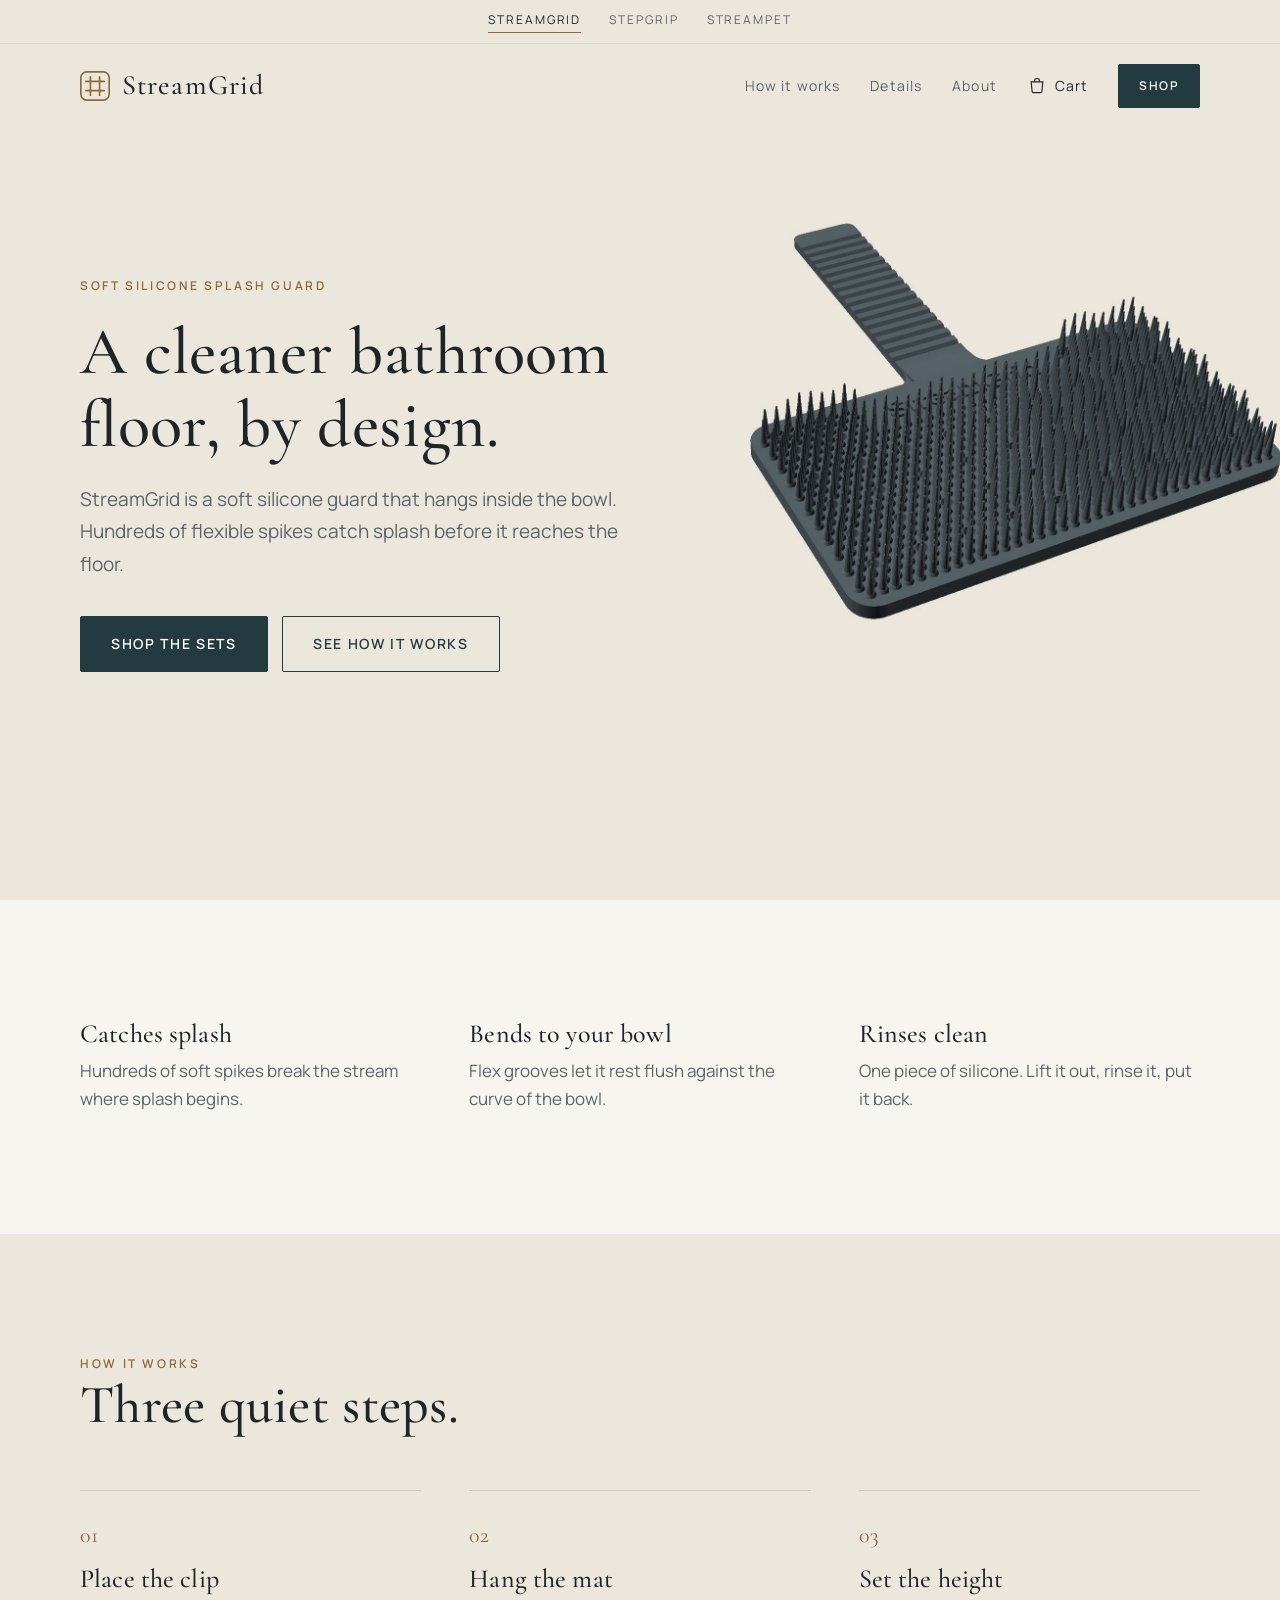
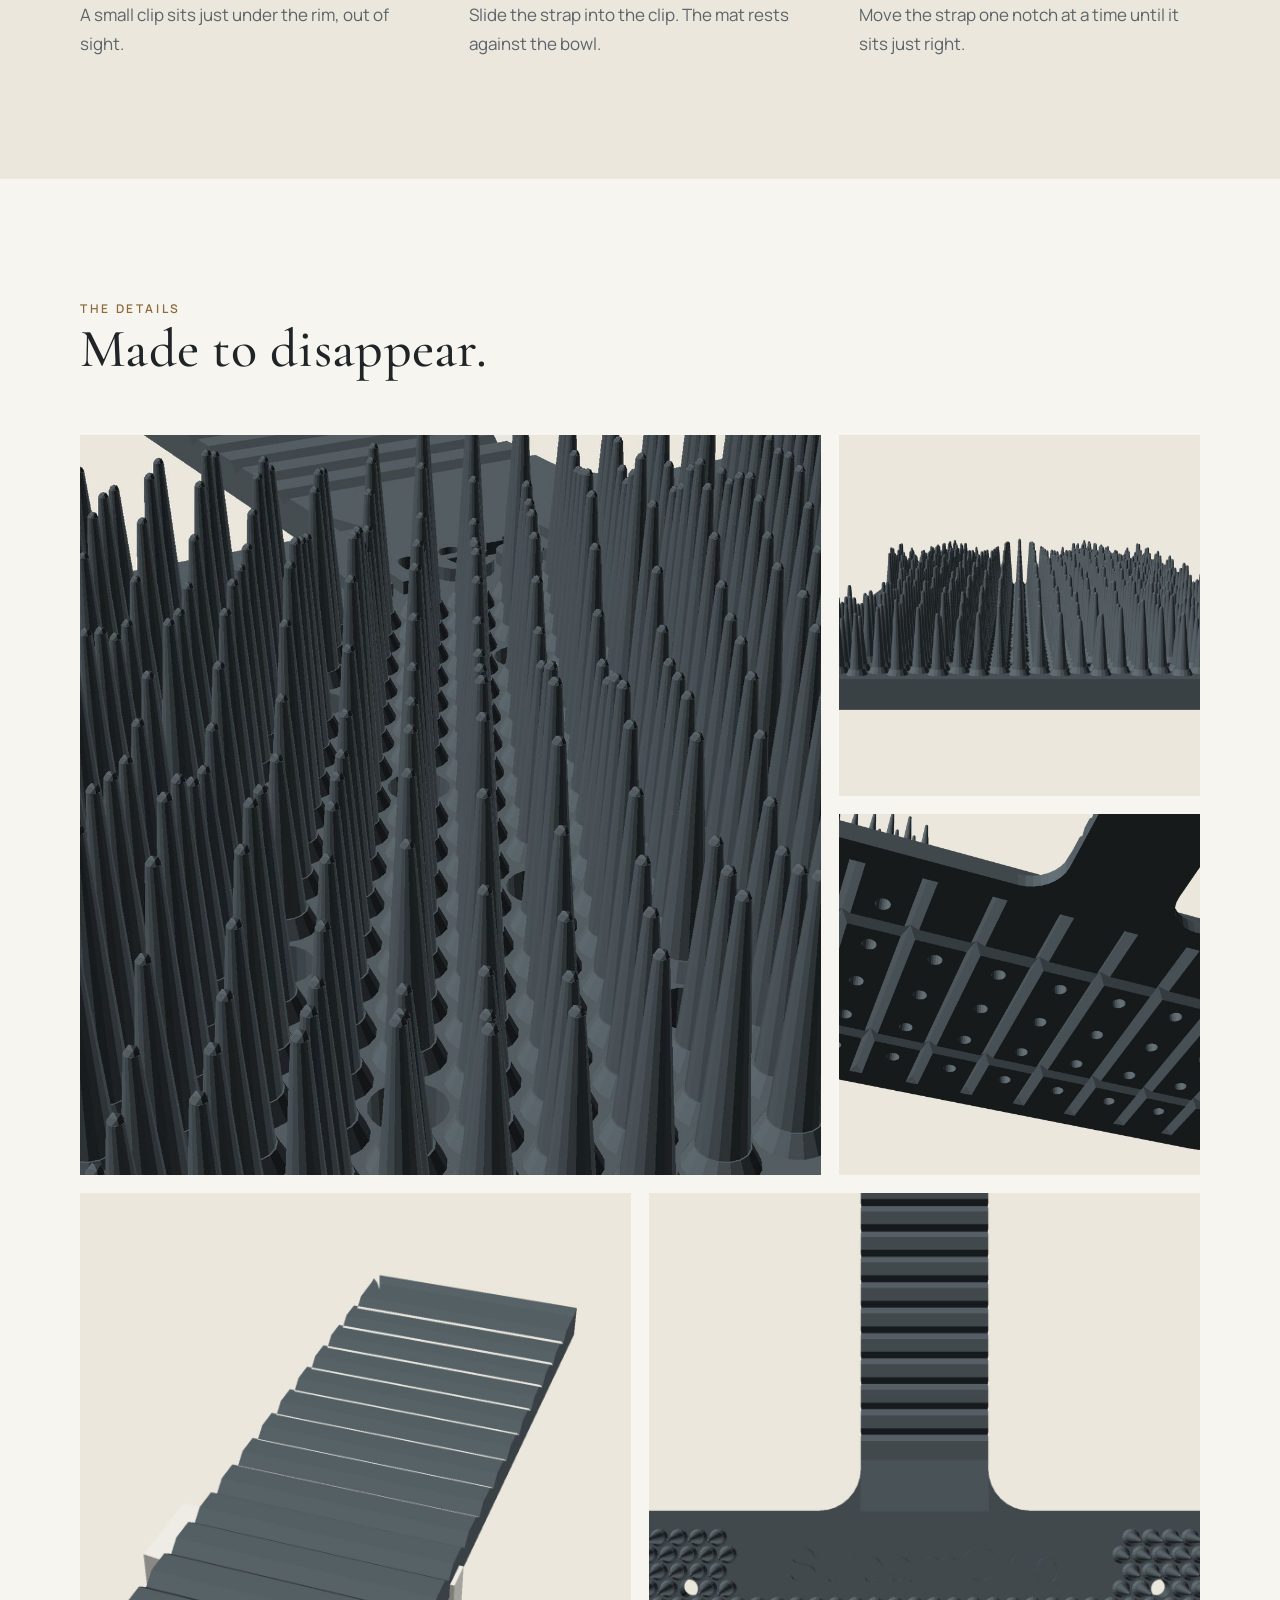
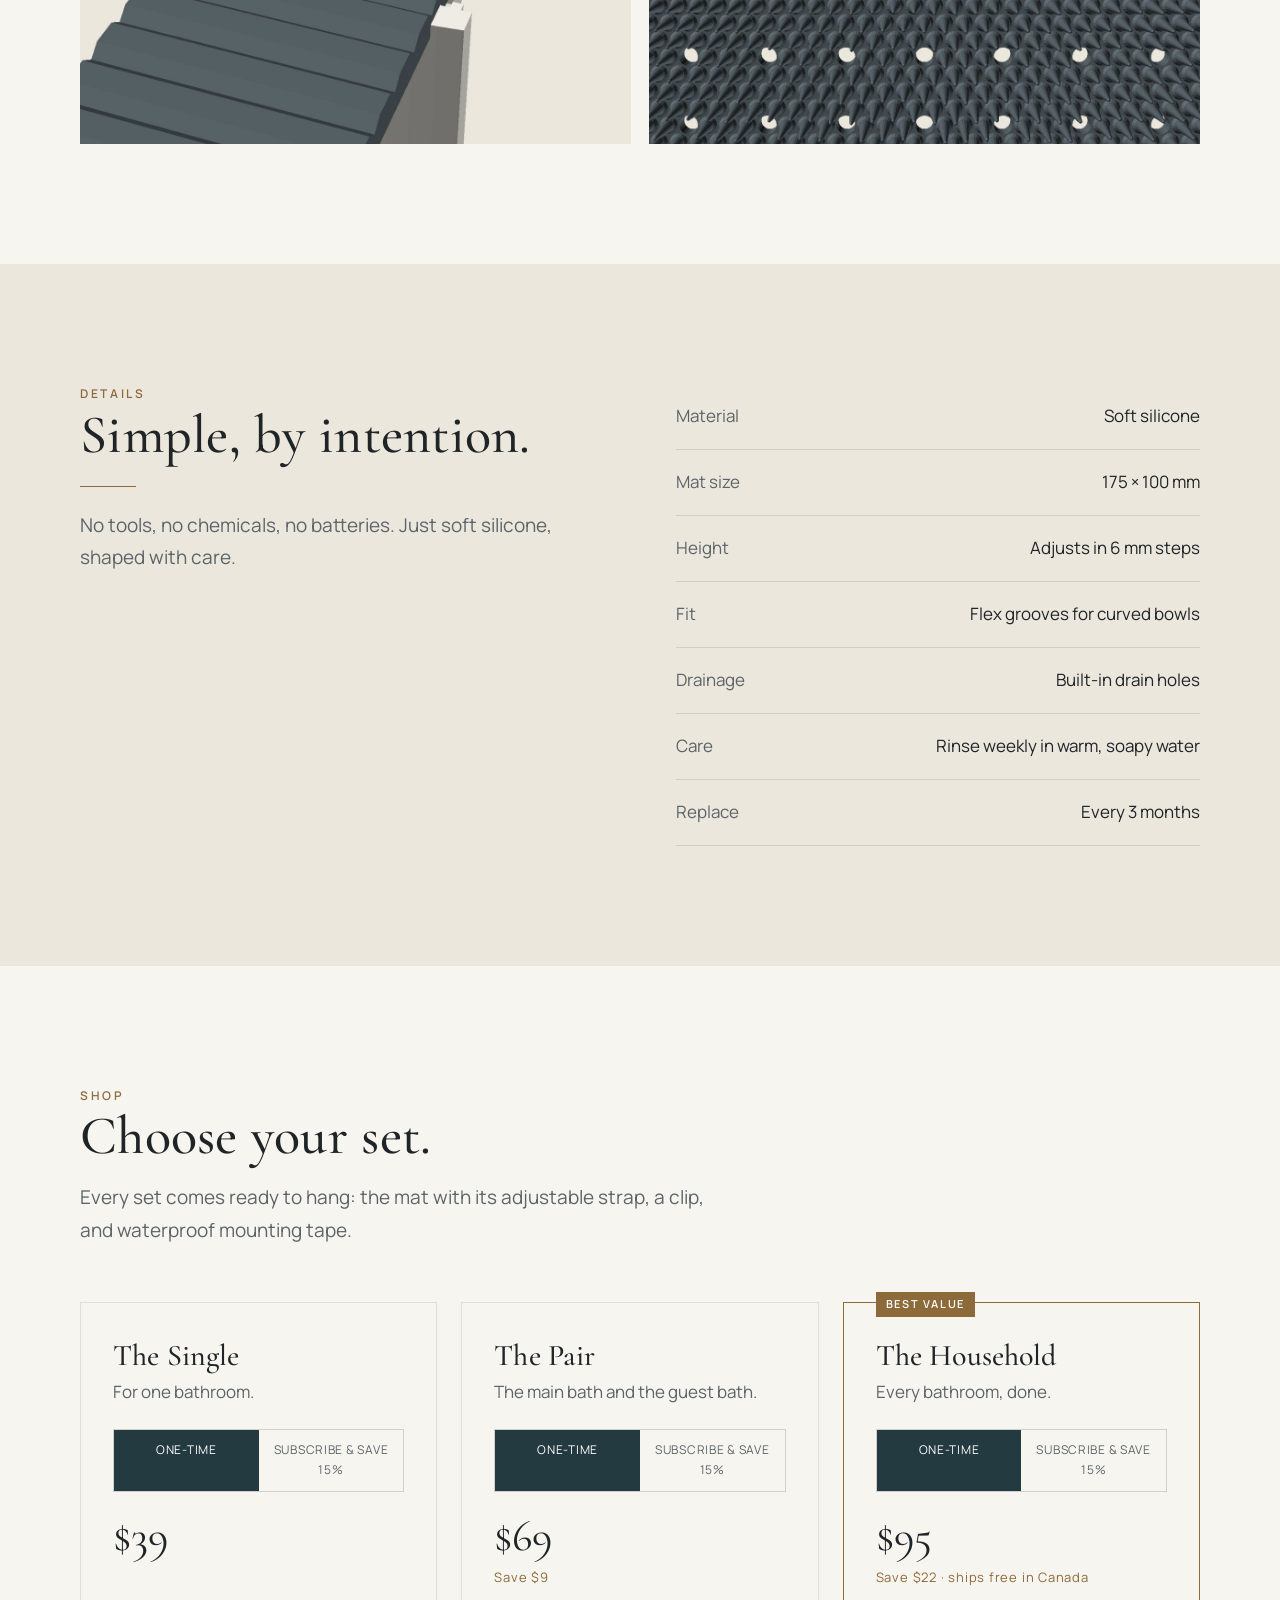
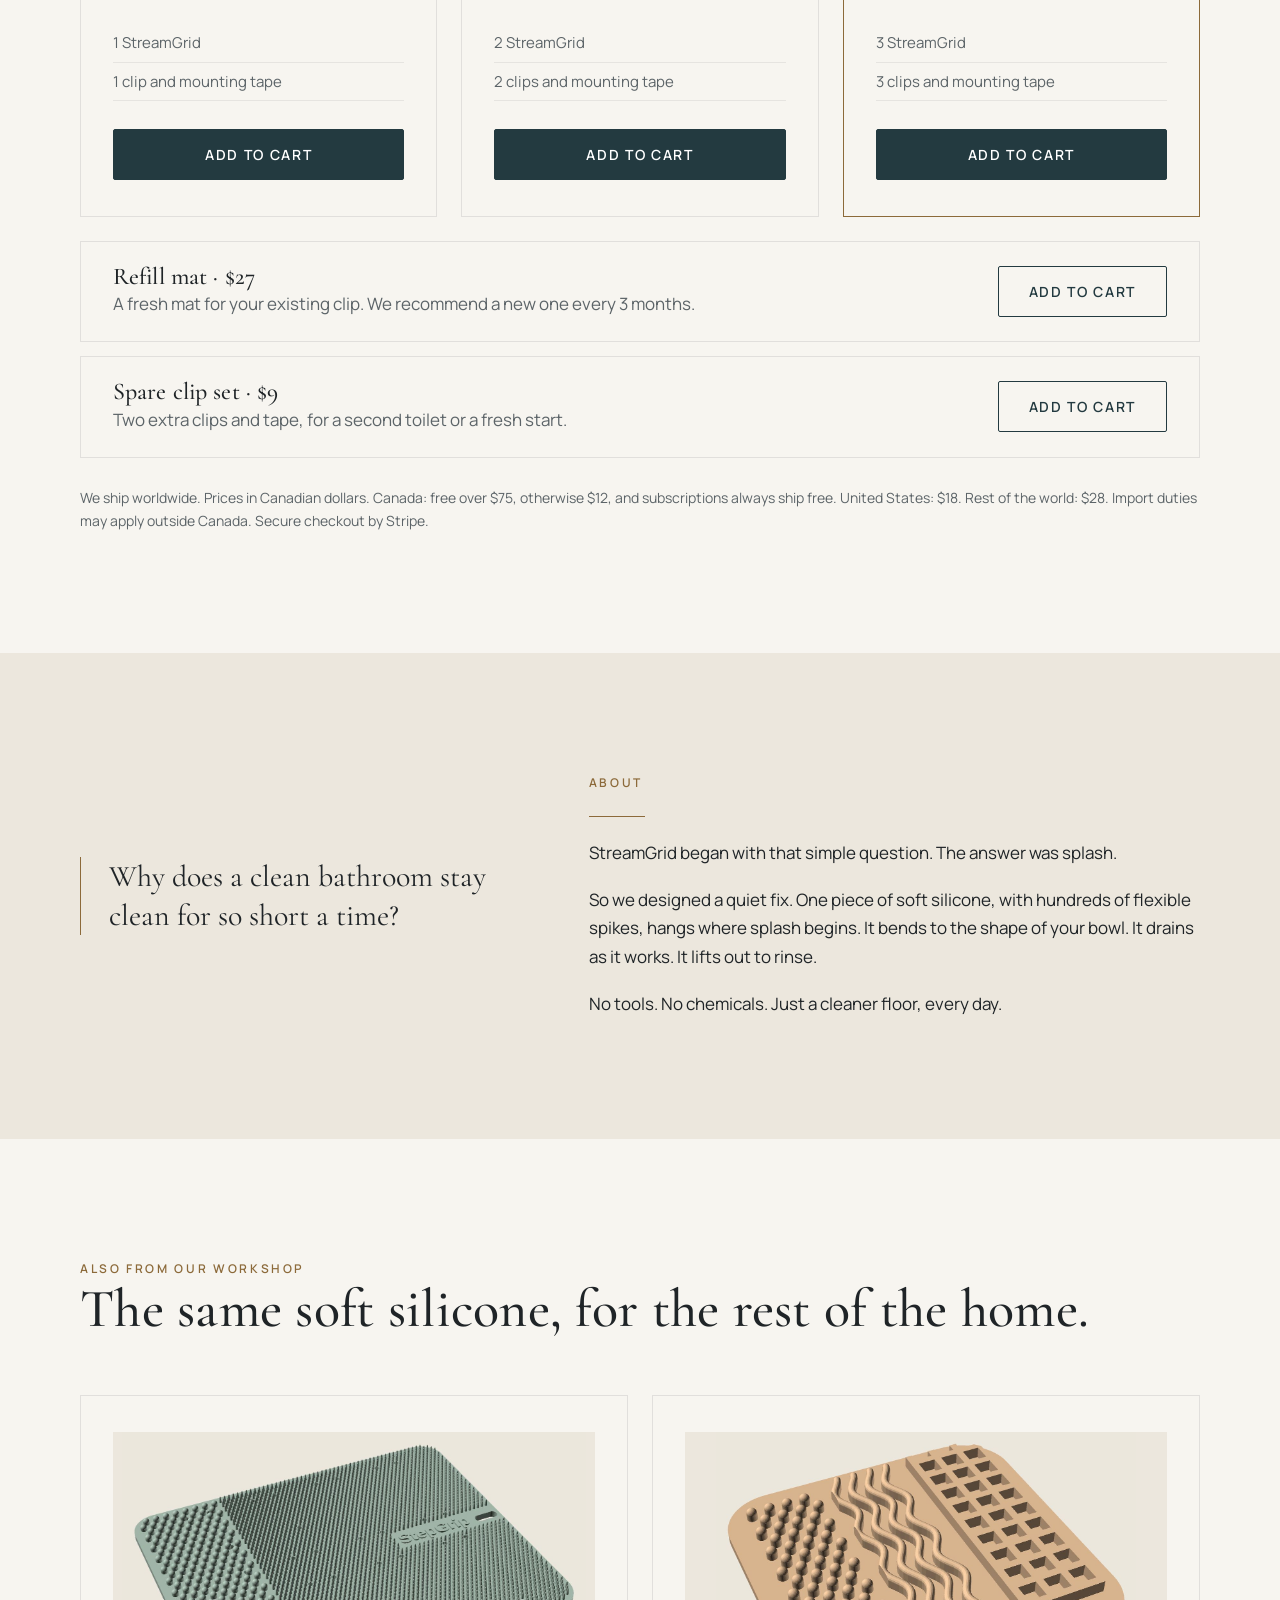
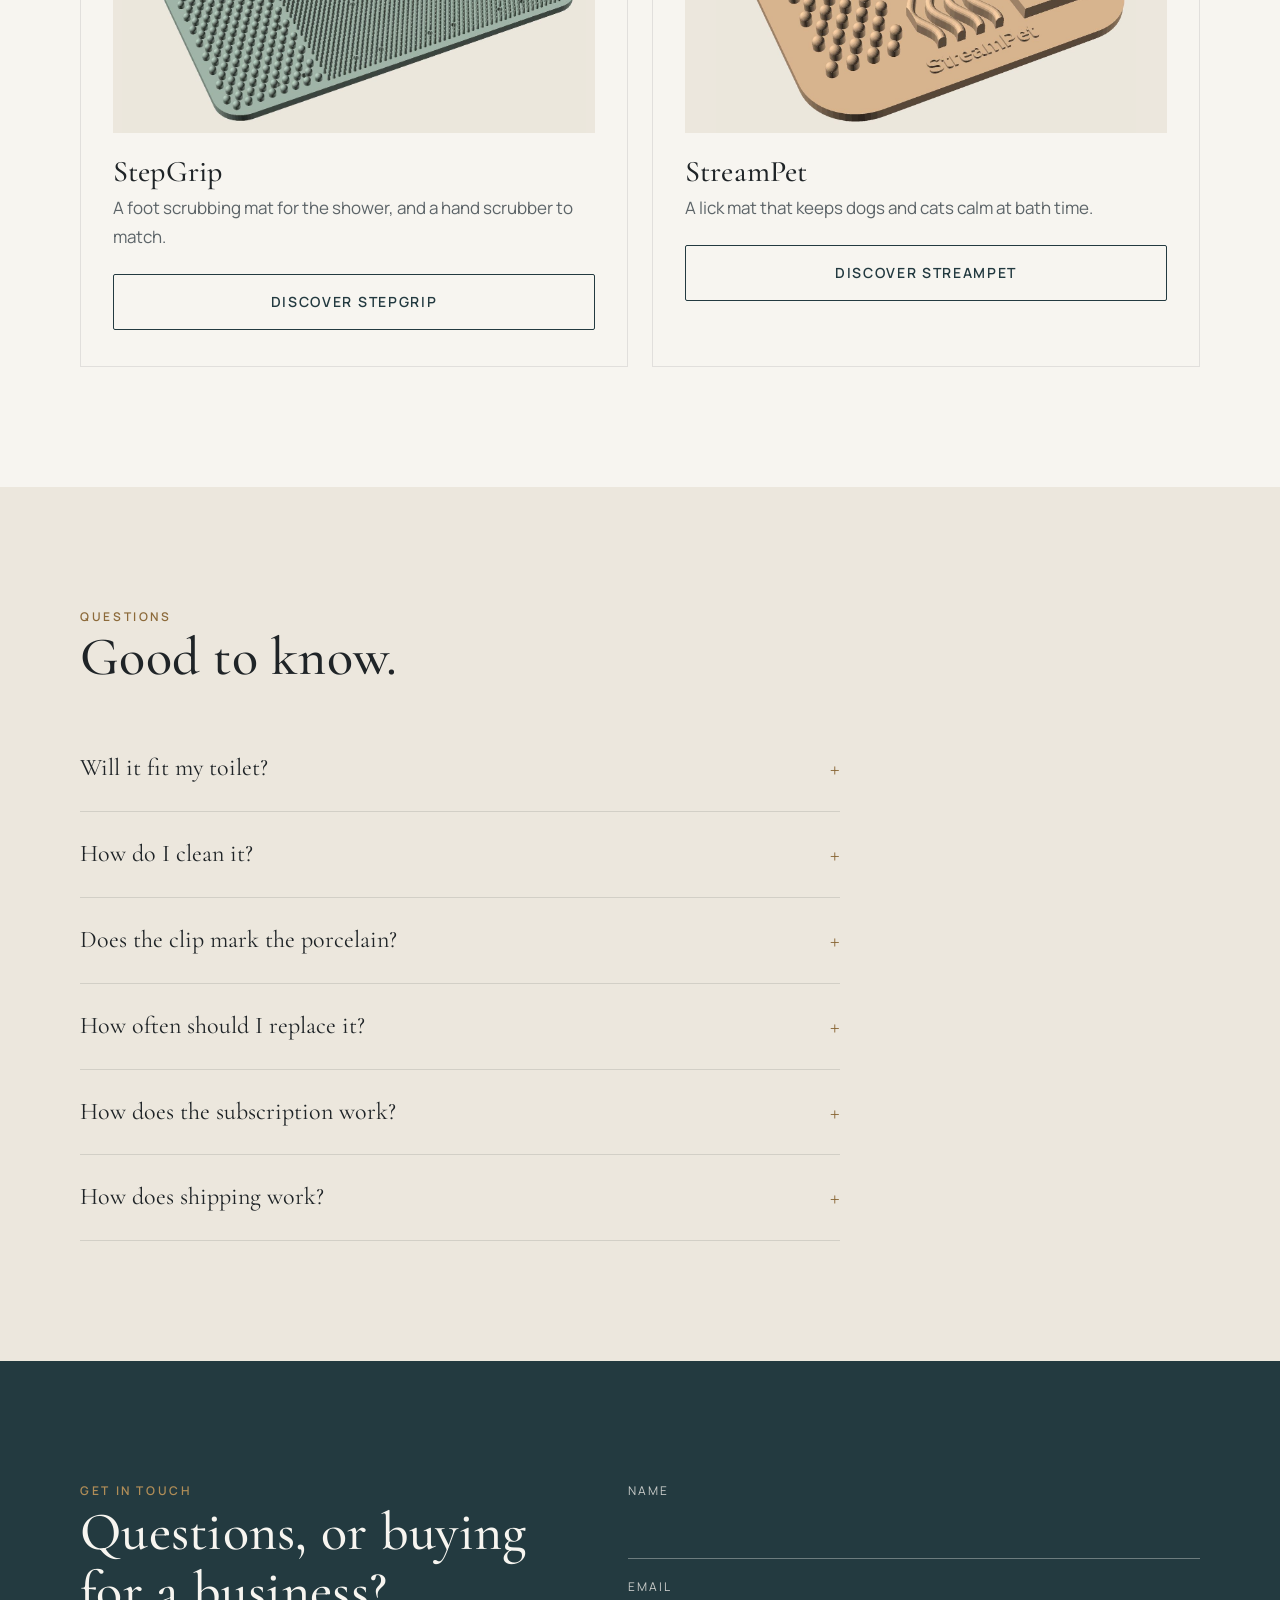
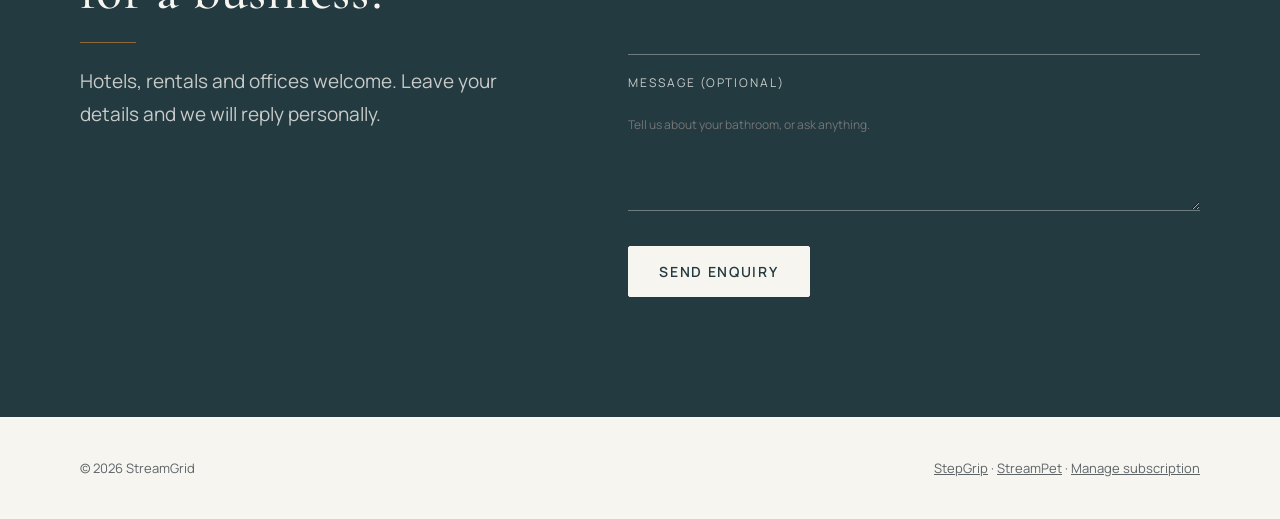
<file: index.html>
<!doctype html>
<html lang="en">
<head>
<meta charset="utf-8">
<meta name="viewport" content="width=device-width, initial-scale=1">
<title>StreamGrid — A cleaner bathroom floor, by design</title>
<meta name="description" content="StreamGrid is a soft silicone guard that hangs inside the toilet bowl. Hundreds of flexible spikes catch splash before it reaches the floor.">
<link rel="icon" href="assets/favicon.svg" type="image/svg+xml">
<link rel="preconnect" href="https://fonts.googleapis.com">
<link rel="preconnect" href="https://fonts.gstatic.com" crossorigin>
<link href="https://fonts.googleapis.com/css2?family=Cormorant+Garamond:wght@400;500;600&family=Manrope:wght@400;500;600&display=swap" rel="stylesheet">
<link rel="stylesheet" href="assets/site.css">
</head>
<body>

<header>
  <nav class="brandbar" aria-label="Our products"><a href="index.html" aria-current="page">StreamGrid</a><a href="stepgrip.html">StepGrip</a><a href="streampet.html">StreamPet</a></nav>
  <div class="wrap">
    <a class="logo" href="#top" aria-label="StreamGrid home">
      <!-- To use your own logo: replace this <svg>…</svg> and the <span> with  <img src="assets/logo.png" alt="StreamGrid" height="34"> -->
      <svg viewBox="0 0 72 72" aria-hidden="true"><g fill="none" stroke="#8C6A3A" stroke-width="4" stroke-linecap="round"><rect x="2" y="2" width="68" height="68" rx="14"/><line x1="25" y1="14" x2="25" y2="58"/><line x1="47" y1="14" x2="47" y2="58"/><line x1="14" y1="25" x2="58" y2="25"/><line x1="14" y1="47" x2="58" y2="47"/></g></svg>
      <span>StreamGrid</span>
    </a>
    <nav>
      <a href="#how">How it works</a>
      <a href="#details">Details</a>
      <a href="#about">About</a>
      <button class="cart-btn" data-open-cart aria-label="Open cart"><svg viewBox="0 0 24 24" fill="none" stroke="currentColor" stroke-width="1.4" aria-hidden="true"><path d="M5 7h14l-1.2 12.2a1 1 0 0 1-1 .8H7.2a1 1 0 0 1-1-.8L5 7Z"/><path d="M9 7V6a3 3 0 0 1 6 0v1"/></svg><span class="label">Cart</span><span class="count" data-cart-count hidden>0</span></button>
      <a class="btn" href="#shop">Shop</a>
    </nav>
  </div>
</header>

<main id="top">
  <!-- HERO -->
  <section class="hero">
    <div class="wrap">
      <div class="hero-text">
        <p class="eyebrow fade d1">Soft silicone splash guard</p>
        <h1 class="fade d2">A cleaner bathroom floor, by design.</h1>
        <p class="lead fade d3">StreamGrid is a soft silicone guard that hangs inside the bowl. Hundreds of flexible spikes catch splash before it reaches the floor.</p>
        <div class="actions fade d4">
          <a class="btn" href="#shop">Shop the sets</a>
          <a class="btn ghost" href="#how">See how it works</a>
        </div>
      </div>
      <!-- To swap the photo: replace assets/img/hero.jpg with your own photo of the same name -->
      <div class="hero-img"><img src="assets/img/hero.jpg" alt="StreamGrid soft silicone splash guard" width="1310" height="960" fetchpriority="high"></div>
    </div>
  </section>

  <section>
    <div class="wrap intro">
      <div class="reveal"><h3>Catches splash</h3><p>Hundreds of soft spikes break the stream where splash begins.</p></div>
      <div class="reveal"><h3>Bends to your bowl</h3><p>Flex grooves let it rest flush against the curve of the bowl.</p></div>
      <div class="reveal"><h3>Rinses clean</h3><p>One piece of silicone. Lift it out, rinse it, put it back.</p></div>
    </div>
  </section>

  <section class="alt" id="how">
    <div class="wrap">
      <p class="eyebrow reveal">How it works</p>
      <h2 class="reveal">Three quiet steps.</h2>
      <div class="steps">
        <div class="step reveal"><h3>Place the clip</h3><p>A small clip sits just under the rim, out of sight.</p></div>
        <div class="step reveal"><h3>Hang the mat</h3><p>Slide the strap into the clip. The mat rests against the bowl.</p></div>
        <div class="step reveal"><h3>Set the height</h3><p>Move the strap one notch at a time until it sits just right.</p></div>
      </div>
    </div>
  </section>

  <!-- GALLERY — to swap a photo, replace the file in assets/img with one of the same name. Change the words between <figcaption> and </figcaption> for the caption. -->
  <section>
    <div class="wrap">
      <p class="eyebrow reveal">The details</p>
      <h2 class="reveal">Made to disappear.</h2>
      <div class="gallery">
        <figure class="reveal"><img src="assets/img/spikes.jpg" alt="Close-up of StreamGrid's soft silicone spikes" loading="lazy" width="1200" height="1200"><figcaption>Hundreds of soft spikes, each one flexible.</figcaption></figure>
        <figure class="reveal"><img src="assets/img/side.jpg" alt="Side view showing the height of the spikes" loading="lazy" width="1200" height="1200"><figcaption>Tall where it matters, low at the edges.</figcaption></figure>
        <figure class="reveal"><img src="assets/img/back.jpg" alt="Back of the mat with flex grooves and drain holes" loading="lazy" width="1200" height="1200"><figcaption>Flex grooves follow the curve of the bowl.</figcaption></figure>
        <figure class="reveal"><img src="assets/img/clipstrap.jpg" alt="Notched strap sliding into the clip" loading="lazy" width="1200" height="1200"><figcaption>Adjusts in small, precise steps.</figcaption></figure>
        <figure class="reveal"><img src="assets/img/top.jpg" alt="StreamGrid seen from above" loading="lazy" width="1200" height="1200"><figcaption>One piece. Nothing to assemble.</figcaption></figure>
      </div>
    </div>
  </section>

  <section class="alt" id="details">
    <div class="wrap details">
      <div class="reveal">
        <p class="eyebrow">Details</p>
        <h2>Simple, by intention.</h2>
        <div class="rule"></div>
        <p class="lead">No tools, no chemicals, no batteries. Just soft silicone, shaped with care.</p>
      </div>
      <ul class="specs reveal">
        <li><span>Material</span><span>Soft silicone</span></li>
        <li><span>Mat size</span><span>175 × 100 mm</span></li>
        <li><span>Height</span><span>Adjusts in 6 mm steps</span></li>
        <li><span>Fit</span><span>Flex grooves for curved bowls</span></li>
        <li><span>Drainage</span><span>Built-in drain holes</span></li>
        <li><span>Care</span><span>Rinse weekly in warm, soapy water</span></li>
        <li><span>Replace</span><span>Every 3 months</span></li>
      </ul>
    </div>
  </section>

  <!-- SHOP — to change a price, change it in config.php AND assets/shop.js -->
  <section id="shop">
    <div class="wrap">
      <p class="eyebrow reveal">Shop</p>
      <h2 class="reveal">Choose your set.</h2>
      <p class="lead reveal" style="margin-top:16px">Every set comes ready to hang: the mat with its adjustable strap, a clip, and waterproof mounting tape.</p>
      <div class="sets">
        <div class="set reveal" data-plan-card data-one-price="$39" data-sub-price="$33" data-one-save="" data-sub-save="Save $6 · fresh mat every 3 months">
          <h3>The Single</h3><p class="what">For one bathroom.</p>
          <div class="plan" role="radiogroup" aria-label="Purchase option for The Single">
            <label><input type="radio" name="plan-single" value="single" checked><span>One-time</span></label>
            <label><input type="radio" name="plan-single" value="single-sub"><span>Subscribe &amp; save 15%</span></label>
          </div>
          <div class="price">$39</div><div class="save">&nbsp;</div>
          <ul><li>1 StreamGrid</li><li>1 clip and mounting tape</li></ul>
          <button class="btn" data-add="single">Add to cart</button>
        </div>
        <div class="set reveal" data-plan-card data-one-price="$69" data-sub-price="$59" data-one-save="Save $9" data-sub-save="Save $10 · fresh mats every 3 months">
          <h3>The Pair</h3><p class="what">The main bath and the guest bath.</p>
          <div class="plan" role="radiogroup" aria-label="Purchase option for The Pair">
            <label><input type="radio" name="plan-pair" value="pair" checked><span>One-time</span></label>
            <label><input type="radio" name="plan-pair" value="pair-sub"><span>Subscribe &amp; save 15%</span></label>
          </div>
          <div class="price">$69</div><div class="save">Save $9</div>
          <ul><li>2 StreamGrid</li><li>2 clips and mounting tape</li></ul>
          <button class="btn" data-add="pair">Add to cart</button>
        </div>
        <div class="set featured reveal" data-plan-card data-one-price="$95" data-sub-price="$81" data-one-save="Save $22 · ships free in Canada" data-sub-save="Save $14 more · fresh mats every 3 months">
          <span class="tag">Best value</span>
          <h3>The Household</h3><p class="what">Every bathroom, done.</p>
          <div class="plan" role="radiogroup" aria-label="Purchase option for The Household">
            <label><input type="radio" name="plan-household" value="household" checked><span>One-time</span></label>
            <label><input type="radio" name="plan-household" value="household-sub"><span>Subscribe &amp; save 15%</span></label>
          </div>
          <div class="price">$95</div><div class="save">Save $22 · ships free</div>
          <ul><li>3 StreamGrid</li><li>3 clips and mounting tape</li></ul>
          <button class="btn" data-add="household">Add to cart</button>
        </div>
      </div>
      <div class="addon reveal">
        <div><h3 style="font-size:24px">Refill mat · $27</h3><p>A fresh mat for your existing clip. We recommend a new one every 3 months.</p></div>
        <button class="btn ghost" data-add="refill">Add to cart</button>
      </div>
      <div class="addon reveal">
        <div><h3 style="font-size:24px">Spare clip set · $9</h3><p>Two extra clips and tape, for a second toilet or a fresh start.</p></div>
        <button class="btn ghost" data-add="clips">Add to cart</button>
      </div>
      <p class="ship-note reveal">We ship worldwide. Prices in Canadian dollars. Canada: free over $75, otherwise $12, and subscriptions always ship free. United States: $18. Rest of the world: $28. Import duties may apply outside Canada. Secure checkout by Stripe.</p>
    </div>
  </section>

  <section id="about" class="alt">
    <div class="wrap about">
      <blockquote class="reveal">Why does a clean bathroom stay clean for so short a time?</blockquote>
      <div class="reveal">
        <p class="eyebrow">About</p>
        <div class="rule"></div>
        <p>StreamGrid began with that simple question. The answer was splash.</p>
        <p>So we designed a quiet fix. One piece of soft silicone, with hundreds of flexible spikes, hangs where splash begins. It bends to the shape of your bowl. It drains as it works. It lifts out to rinse.</p>
        <p>No tools. No chemicals. Just a cleaner floor, every day.</p>
      </div>
    </div>
  </section>

  <section>
    <div class="wrap">
      <p class="eyebrow reveal">Also from our workshop</p>
      <h2 class="reveal">The same soft silicone, for the rest of the home.</h2>
      <div class="sets two">
        <a class="set reveal" href="stepgrip.html" style="text-decoration:none">
          <img src="assets/img/stepgrip-hero.jpg" alt="StepGrip foot scrubbing mat" loading="lazy" style="width:100%; aspect-ratio:16/10; object-fit:contain; background:var(--linen); margin-bottom:22px">
          <h3>StepGrip</h3><p class="what">A foot scrubbing mat for the shower, and a hand scrubber to match.</p>
          <span class="btn ghost" style="text-align:center">Discover StepGrip</span>
        </a>
        <a class="set reveal" href="streampet.html" style="text-decoration:none">
          <img src="assets/img/streampet-hero.jpg" alt="StreamPet lick mat" loading="lazy" style="width:100%; aspect-ratio:16/10; object-fit:contain; background:var(--linen); margin-bottom:22px">
          <h3>StreamPet</h3><p class="what">A lick mat that keeps dogs and cats calm at bath time.</p>
          <span class="btn ghost" style="text-align:center">Discover StreamPet</span>
        </a>
      </div>
    </div>
  </section>

  <section class="alt">
    <div class="wrap">
      <p class="eyebrow reveal">Questions</p>
      <h2 class="reveal">Good to know.</h2>
      <div class="faq">
        <details class="reveal"><summary>Will it fit my toilet?</summary><p>StreamGrid is designed for standard household bowls. Its flex grooves let it bend to the curve, and the strap adjusts the height in small steps.</p></details>
        <details class="reveal"><summary>How do I clean it?</summary><p>Lift it out once a week and rinse it in warm, soapy water, then hang it back up. It is one piece, so there is nothing to take apart.</p></details>
        <details class="reveal"><summary>Does the clip mark the porcelain?</summary><p>The clip attaches with waterproof foam tape, not screws or glue. It sits just under the rim, out of sight.</p></details>
        <details class="reveal"><summary>How often should I replace it?</summary><p>Every 3 months, for the freshest bathroom. Your clip stays in place, so you only need a refill mat.</p></details>
        <details class="reveal"><summary>How does the subscription work?</summary><p>You pay today and receive your set with its clip. Every 3 months after that, we send fresh mats and charge the subscription price. In Canada it always ships free, and you can cancel anytime from the "Manage subscription" link at the bottom of this page.</p></details>
        <details class="reveal"><summary>How does shipping work?</summary><p>We ship worldwide. In Canada, orders over $75 and all subscriptions ship free; otherwise it is $12. Shipping is $18 to the United States and $28 to the rest of the world. Choose your country in the cart. Import duties may apply outside Canada. We email you when your order ships.</p></details>
      </div>
    </div>
  </section>

  <!-- ENQUIRY FORM — sends to contact.php. Put your email address in contact.php (line marked YOUR EMAIL). -->
  <section class="enquire" id="enquire">
    <div class="wrap grid">
      <div class="reveal">
        <p class="eyebrow">Get in touch</p>
        <h2>Questions, or buying for a business?</h2>
        <div class="rule"></div>
        <p class="lead">Hotels, rentals and offices welcome. Leave your details and we will reply personally.</p>
      </div>
      <form class="reveal" action="contact.php" method="post">
        <label>Name<input type="text" name="name" required autocomplete="name"></label>
        <label>Email<input type="email" name="email" required autocomplete="email"></label>
        <label>Message (optional)<textarea name="message" placeholder="Tell us about your bathroom, or ask anything."></textarea></label>
        <div class="hp" aria-hidden="true"><label>Leave empty<input type="text" name="website" tabindex="-1" autocomplete="off"></label></div>
        <button class="btn" type="submit">Send enquiry</button>
      </form>
    </div>
  </section>
</main>

<footer>
  <div class="wrap">
    <span>© 2026 StreamGrid</span>
    <span><a href="stepgrip.html">StepGrip</a> · <a href="streampet.html">StreamPet</a> · <a href="portal.php">Manage subscription</a></span>
  </div>
</footer>

<!-- CART -->
<div id="cart" aria-hidden="true">
  <div class="shade" data-close-cart></div>
  <aside class="panel" role="dialog" aria-label="Your cart">
    <div class="panel-head"><h3>Your cart</h3><button class="close" data-close-cart aria-label="Close cart">×</button></div>
    <div id="cart-lines"></div>
    <label class="zone">Ship to
      <select id="cart-zone">
        <option value="CA">Canada</option>
        <option value="US">United States</option>
        <option value="WORLD">Rest of the world</option>
      </select>
    </label>
    <div class="totals">
      <div><span>Subtotal</span><span id="cart-sub">$0.00</span></div>
      <div><span>Shipping</span><span id="cart-ship">—</span></div>
      <div class="grand"><span id="cart-total-label">Total</span><span id="cart-total">$0.00</span></div>
    </div>
    <p id="cart-note"></p>
    <button class="btn" id="checkout-btn" disabled>Checkout</button>
    <p id="cart-error" role="alert"></p>
    <p class="secure">Secure payment by Stripe. Any taxes are shown at checkout.</p>
  </aside>
</div>

<script src="assets/shop.js"></script>
<script>
  // Fades each section in gently as you scroll to it.
  const io = new IntersectionObserver((entries) => {
    entries.forEach(e => { if (e.isIntersecting) { e.target.classList.add('on'); io.unobserve(e.target); } });
  }, { threshold: 0.12 });
  document.querySelectorAll('.reveal').forEach(el => io.observe(el));
</script>
</body>
</html>
</file>
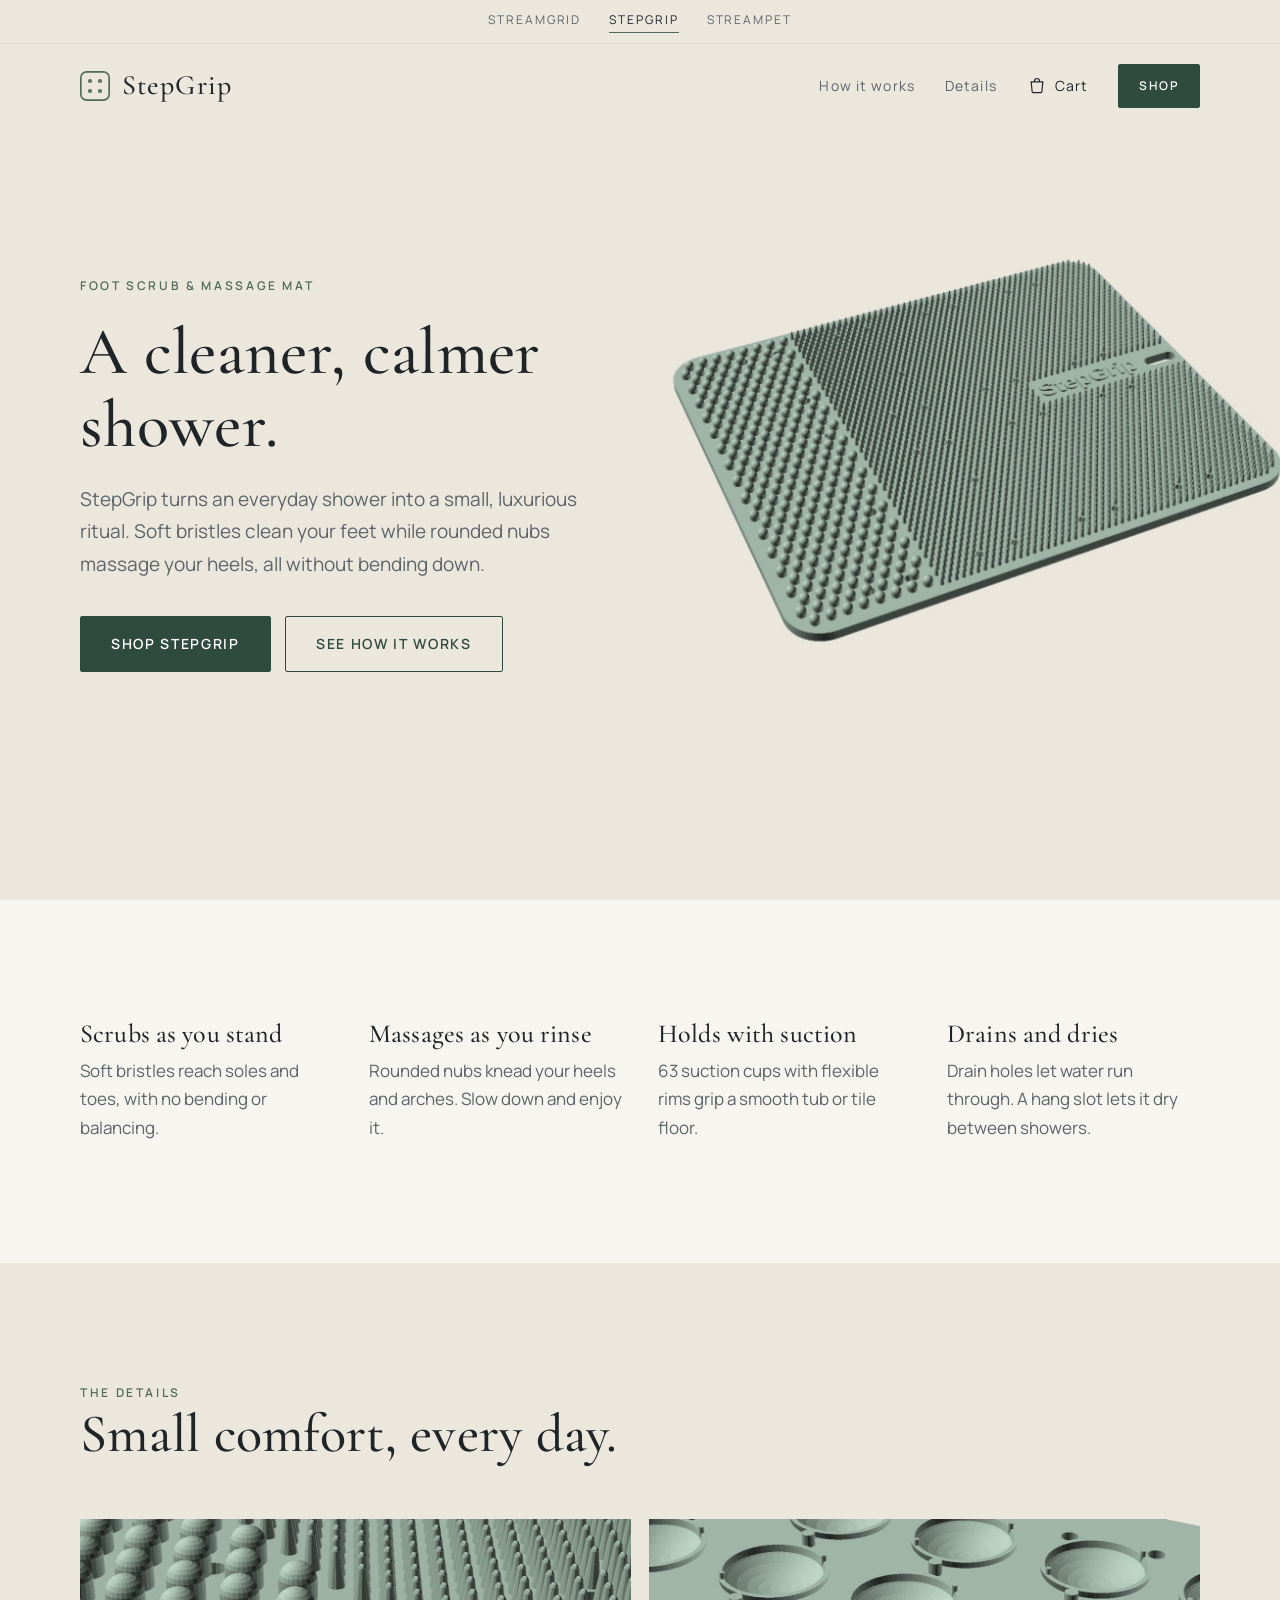
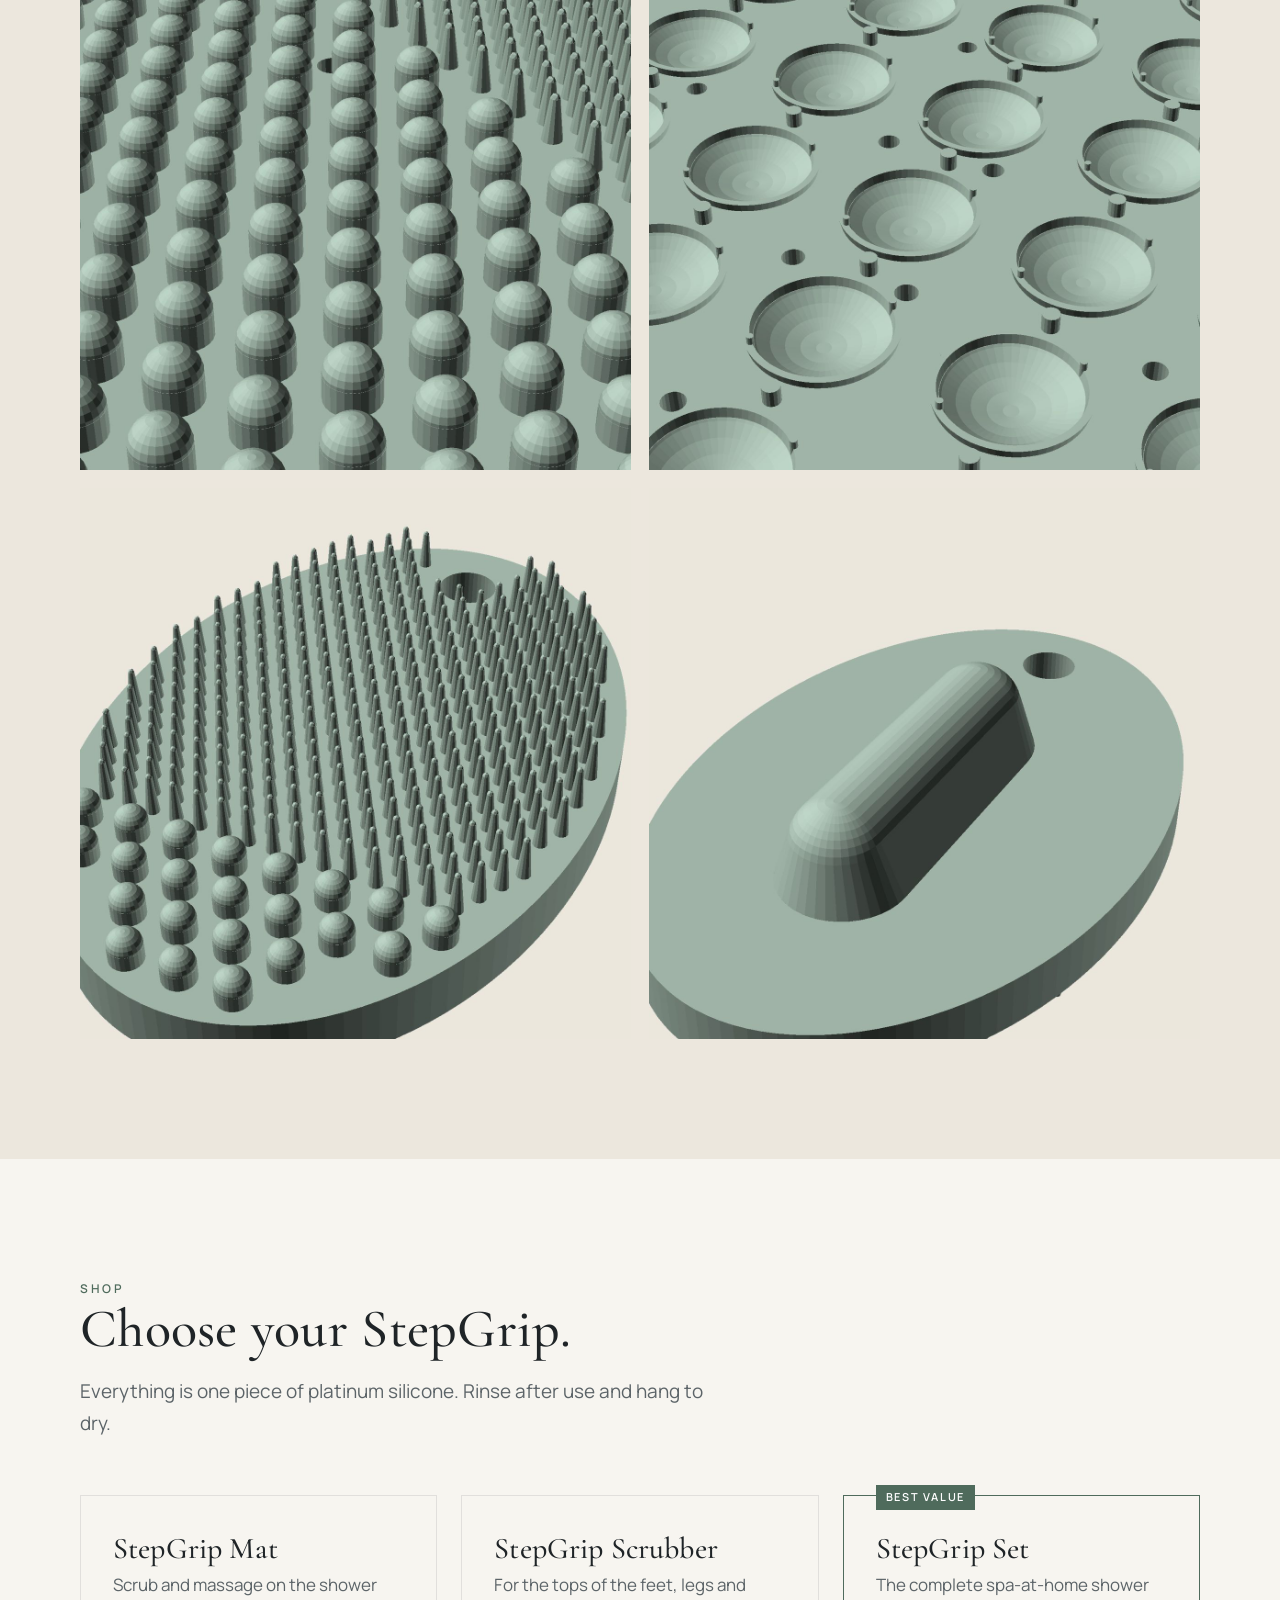
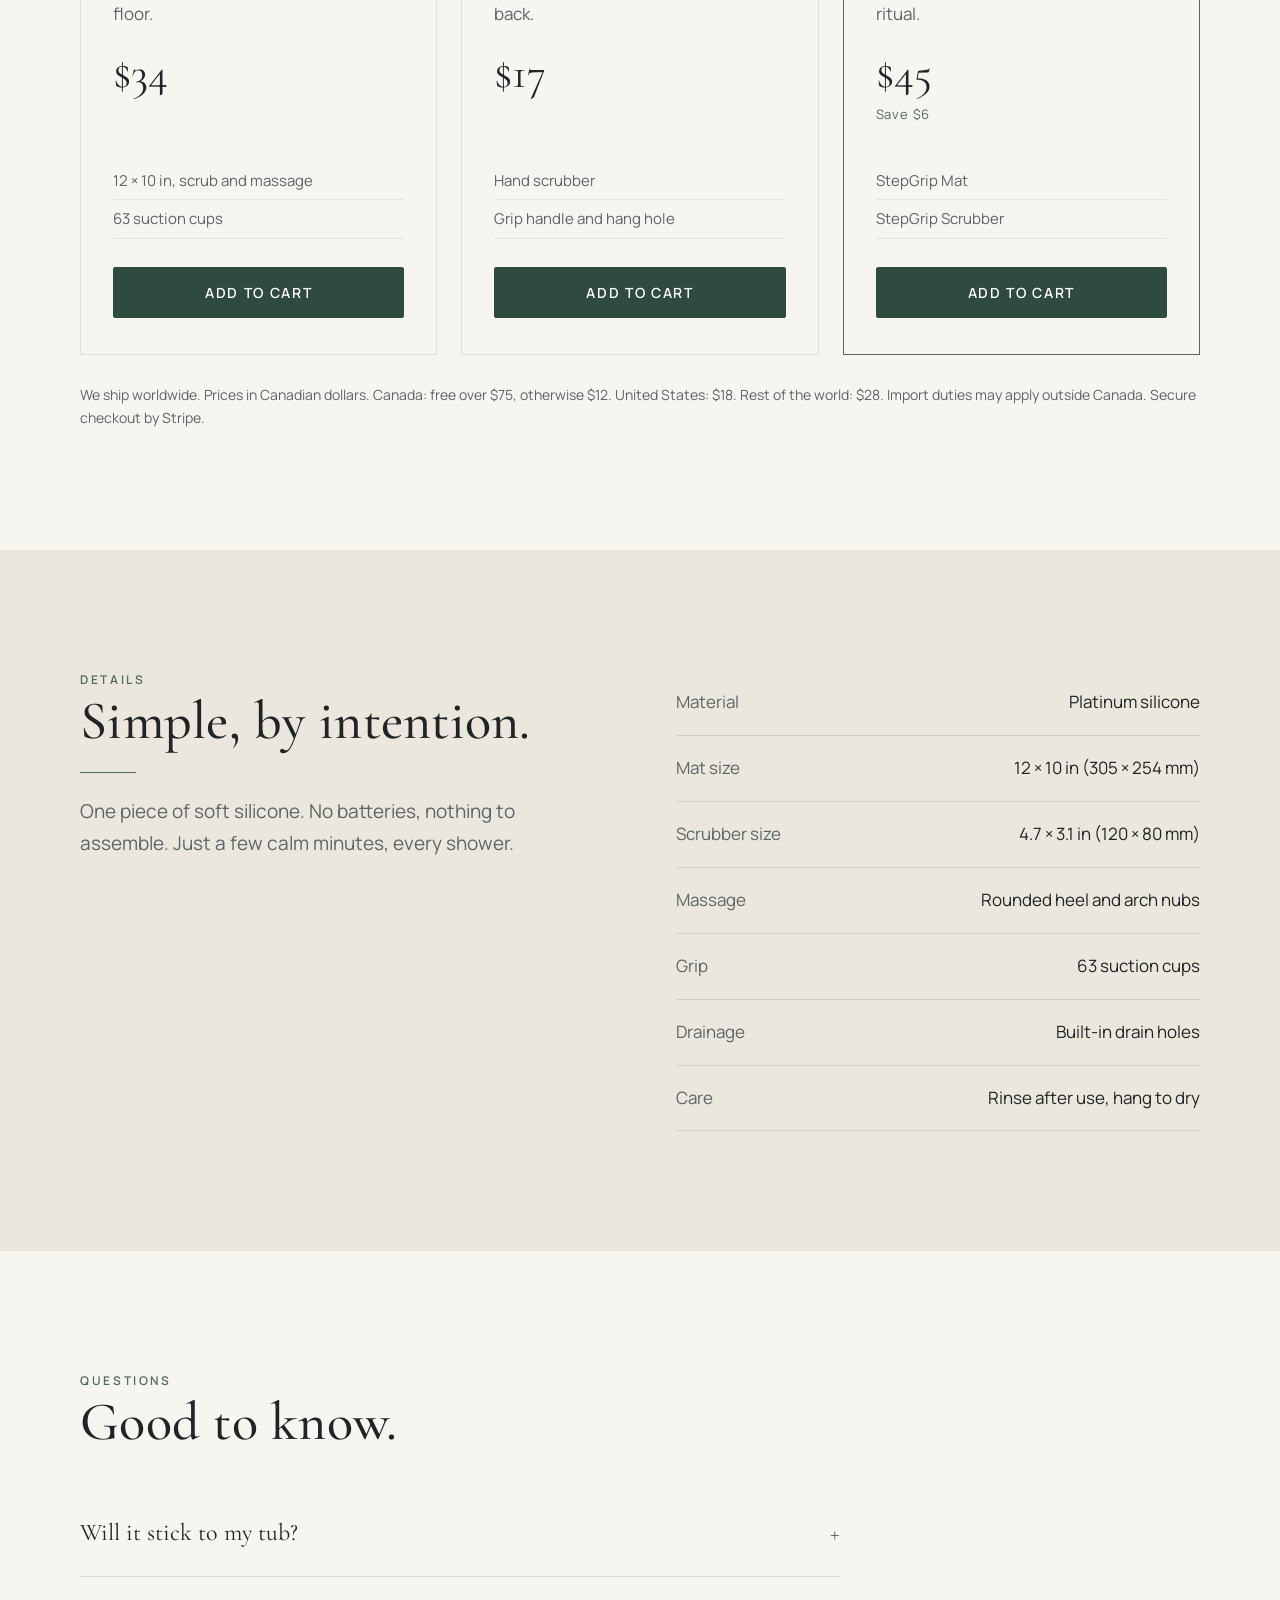
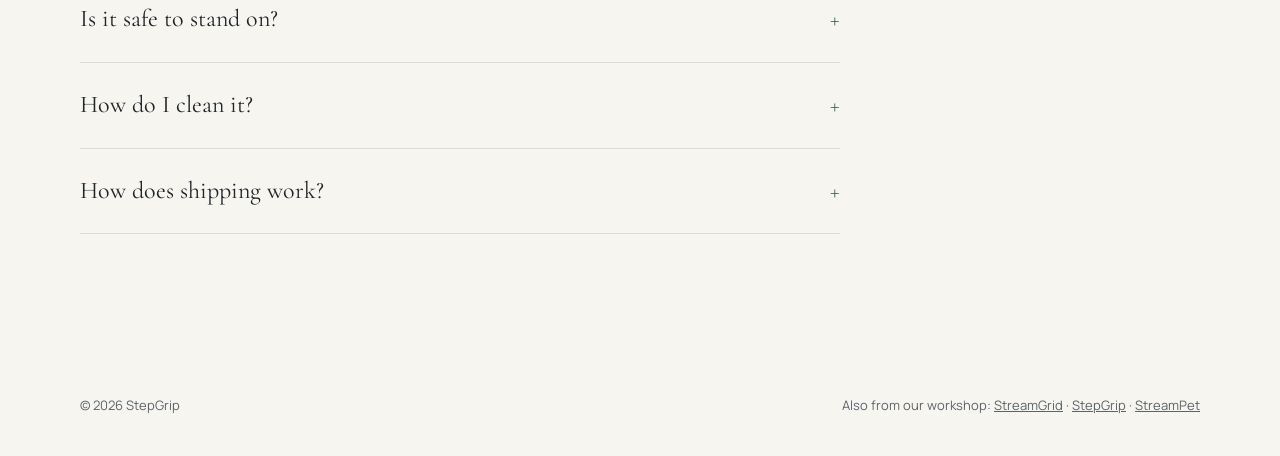
<file: stepgrip.html>
<!doctype html>
<html lang="en">
<head>
<meta charset="utf-8">
<meta name="viewport" content="width=device-width, initial-scale=1">
<title>StepGrip — A cleaner, calmer shower</title>
<meta name="description" content="StepGrip is a silicone foot scrubbing and massage mat for the shower, with soft bristles, rounded massage nubs and 28 suction cups.">
<link rel="icon" href="assets/favicon.svg" type="image/svg+xml">
<link rel="preconnect" href="https://fonts.googleapis.com">
<link rel="preconnect" href="https://fonts.gstatic.com" crossorigin>
<link href="https://fonts.googleapis.com/css2?family=Cormorant+Garamond:wght@400;500;600&family=Manrope:wght@400;500;600&display=swap" rel="stylesheet">
<link rel="stylesheet" href="assets/site.css">
<style>
  :root { --brass: #4F6B5C; --brass-lt: #9DB3A6; --deep: #2F4A3F; }
  .set .price small { font-family: var(--sans); font-size: 14px; color: var(--slate); }
  .gallery.two figure:nth-child(n) { grid-column: span 3; grid-row: auto; }
  .back-link { font-size: 13px; color: var(--slate); }
</style>
</head>
<body>

<header>
  <nav class="brandbar" aria-label="Our products"><a href="index.html">StreamGrid</a><a href="stepgrip.html" aria-current="page">StepGrip</a><a href="streampet.html">StreamPet</a></nav>
  <div class="wrap">
    <a class="logo" href="stepgrip.html" aria-label="StepGrip home">
      <svg viewBox="0 0 72 72" aria-hidden="true"><g fill="none" stroke="#4F6B5C" stroke-width="4" stroke-linecap="round"><rect x="2" y="2" width="68" height="68" rx="14"/><circle cx="24" cy="24" r="3"/><circle cx="48" cy="24" r="3"/><circle cx="24" cy="48" r="3"/><circle cx="48" cy="48" r="3"/></g></svg>
      <span>StepGrip</span>
    </a>
    <nav>
      <a href="#how">How it works</a>
      <a href="#details">Details</a>
      <button class="cart-btn" data-open-cart aria-label="Open cart"><svg viewBox="0 0 24 24" fill="none" stroke="currentColor" stroke-width="1.4" aria-hidden="true"><path d="M5 7h14l-1.2 12.2a1 1 0 0 1-1 .8H7.2a1 1 0 0 1-1-.8L5 7Z"/><path d="M9 7V6a3 3 0 0 1 6 0v1"/></svg><span class="label">Cart</span><span class="count" data-cart-count hidden>0</span></button>
      <a class="btn" href="#shop">Shop</a>
    </nav>
  </div>
</header>

<main id="top">
  <section class="hero">
    <div class="wrap">
      <div class="hero-text">
        <p class="eyebrow fade d1">Foot scrub &amp; massage mat</p>
        <h1 class="fade d2">A cleaner, calmer shower.</h1>
        <p class="lead fade d3">StepGrip turns an everyday shower into a small, luxurious ritual. Soft bristles clean your feet while rounded nubs massage your heels, all without bending down.</p>
        <div class="actions fade d4">
          <a class="btn" href="#shop">Shop StepGrip</a>
          <a class="btn ghost" href="#how">See how it works</a>
        </div>
      </div>
      <div class="hero-img"><img src="assets/img/stepgrip-hero.jpg" alt="StepGrip silicone foot scrubbing mat" width="1310" height="849" fetchpriority="high"></div>
    </div>
  </section>

  <section id="how">
    <div class="wrap intro four">
      <div class="reveal"><h3>Scrubs as you stand</h3><p>Soft bristles reach soles and toes, with no bending or balancing.</p></div>
      <div class="reveal"><h3>Massages as you rinse</h3><p>Rounded nubs knead your heels and arches. Slow down and enjoy it.</p></div>
      <div class="reveal"><h3>Holds with suction</h3><p>63 suction cups with flexible rims grip a smooth tub or tile floor.</p></div>
      <div class="reveal"><h3>Drains and dries</h3><p>Drain holes let water run through. A hang slot lets it dry between showers.</p></div>
    </div>
  </section>

  <section class="alt">
    <div class="wrap">
      <p class="eyebrow reveal">The details</p>
      <h2 class="reveal">Small comfort, every day.</h2>
      <div class="gallery two">
        <figure class="reveal"><img src="assets/img/stepgrip-detail.jpg" alt="Close-up of StepGrip bristles and heel nubs" loading="lazy" width="1200" height="1200"><figcaption>Soft bristles to scrub, rounded nubs to massage.</figcaption></figure>
        <figure class="reveal"><img src="assets/img/stepgrip-back.jpg" alt="Suction cups on the back of StepGrip" loading="lazy" width="1200" height="1200"><figcaption>63 suction cups with flexible sealing rims.</figcaption></figure>
        <figure class="reveal"><img src="assets/img/scrubber-front.jpg" alt="StepGrip Scrubber bristle side" loading="lazy" width="1200" height="1200"><figcaption>The Scrubber: a gentle massage for the tops of the feet, legs and back.</figcaption></figure>
        <figure class="reveal"><img src="assets/img/scrubber-back.jpg" alt="StepGrip Scrubber grip handle" loading="lazy" width="1200" height="1200"><figcaption>A firm handle, held like a brush.</figcaption></figure>
      </div>
    </div>
  </section>

  <!-- SHOP — to change a price, change it in config.php AND assets/shop.js -->
  <section id="shop">
    <div class="wrap">
      <p class="eyebrow reveal">Shop</p>
      <h2 class="reveal">Choose your StepGrip.</h2>
      <p class="lead reveal" style="margin-top:16px">Everything is one piece of platinum silicone. Rinse after use and hang to dry.</p>
      <div class="sets">
        <div class="set reveal">
          <h3>StepGrip Mat</h3><p class="what">Scrub and massage on the shower floor.</p>
          <div class="price">$34</div><div class="save">&nbsp;</div>
          <ul><li>12 × 10 in, scrub and massage</li><li>63 suction cups</li></ul>
          <button class="btn" data-add="stepgrip">Add to cart</button>
        </div>
        <div class="set reveal">
          <h3>StepGrip Scrubber</h3><p class="what">For the tops of the feet, legs and back.</p>
          <div class="price">$17</div><div class="save">&nbsp;</div>
          <ul><li>Hand scrubber</li><li>Grip handle and hang hole</li></ul>
          <button class="btn" data-add="scrubber">Add to cart</button>
        </div>
        <div class="set featured reveal">
          <span class="tag">Best value</span>
          <h3>StepGrip Set</h3><p class="what">The complete spa-at-home shower ritual.</p>
          <div class="price">$45</div><div class="save">Save $6</div>
          <ul><li>StepGrip Mat</li><li>StepGrip Scrubber</li></ul>
          <button class="btn" data-add="stepgrip-set">Add to cart</button>
        </div>
      </div>
      <p class="ship-note reveal">We ship worldwide. Prices in Canadian dollars. Canada: free over $75, otherwise $12. United States: $18. Rest of the world: $28. Import duties may apply outside Canada. Secure checkout by Stripe.</p>
    </div>
  </section>

  <section class="alt" id="details">
    <div class="wrap details">
      <div class="reveal">
        <p class="eyebrow">Details</p>
        <h2>Simple, by intention.</h2>
        <div class="rule"></div>
        <p class="lead">One piece of soft silicone. No batteries, nothing to assemble. Just a few calm minutes, every shower.</p>
      </div>
      <ul class="specs reveal">
        <li><span>Material</span><span>Platinum silicone</span></li>
        <li><span>Mat size</span><span>12 × 10 in (305 × 254 mm)</span></li>
        <li><span>Scrubber size</span><span>4.7 × 3.1 in (120 × 80 mm)</span></li>
        <li><span>Massage</span><span>Rounded heel and arch nubs</span></li>
        <li><span>Grip</span><span>63 suction cups</span></li>
        <li><span>Drainage</span><span>Built-in drain holes</span></li>
        <li><span>Care</span><span>Rinse after use, hang to dry</span></li>
      </ul>
    </div>
  </section>

  <section>
    <div class="wrap">
      <p class="eyebrow reveal">Questions</p>
      <h2 class="reveal">Good to know.</h2>
      <div class="faq">
        <details class="reveal"><summary>Will it stick to my tub?</summary><p>StepGrip grips smooth, clean surfaces such as acrylic, enamel and glazed tile. It may not grip textured anti-slip tub floors.</p></details>
        <details class="reveal"><summary>Is it safe to stand on?</summary><p>Place it on a clean, smooth floor and press it down firmly before stepping on. Use a grab bar if you have one, and take care on any wet floor.</p></details>
        <details class="reveal"><summary>How do I clean it?</summary><p>Rinse it after each shower and hang it by the slot to dry. Wash it in warm, soapy water once a week.</p></details>
        <details class="reveal"><summary>How does shipping work?</summary><p>We ship worldwide. In Canada, orders over $75 ship free; otherwise it is $12. Shipping is $18 to the United States and $28 to the rest of the world. Choose your country in the cart.</p></details>
      </div>
    </div>
  </section>
</main>

<footer>
  <div class="wrap">
    <span>© 2026 StepGrip</span>
    <span class="back-link">Also from our workshop: <a href="index.html">StreamGrid</a> · <a href="stepgrip.html">StepGrip</a> · <a href="streampet.html">StreamPet</a></span>
  </div>
</footer>

<!-- CART -->
<div id="cart" aria-hidden="true">
  <div class="shade" data-close-cart></div>
  <aside class="panel" role="dialog" aria-label="Your cart">
    <div class="panel-head"><h3>Your cart</h3><button class="close" data-close-cart aria-label="Close cart">×</button></div>
    <div id="cart-lines"></div>
    <label class="zone">Ship to
      <select id="cart-zone">
        <option value="CA">Canada</option>
        <option value="US">United States</option>
        <option value="WORLD">Rest of the world</option>
      </select>
    </label>
    <div class="totals">
      <div><span>Subtotal</span><span id="cart-sub">$0.00</span></div>
      <div><span>Shipping</span><span id="cart-ship">—</span></div>
      <div class="grand"><span id="cart-total-label">Total</span><span id="cart-total">$0.00</span></div>
    </div>
    <p id="cart-note"></p>
    <button class="btn" id="checkout-btn" disabled>Checkout</button>
    <p id="cart-error" role="alert"></p>
    <p class="secure">Secure payment by Stripe. Any taxes are shown at checkout.</p>
  </aside>
</div>

<script src="assets/shop.js"></script>
<script>
  // Fades each section in gently as you scroll to it.
  const io = new IntersectionObserver((entries) => {
    entries.forEach(e => { if (e.isIntersecting) { e.target.classList.add('on'); io.unobserve(e.target); } });
  }, { threshold: 0.12 });
  document.querySelectorAll('.reveal').forEach(el => io.observe(el));
</script>
</body>
</html>
</file>
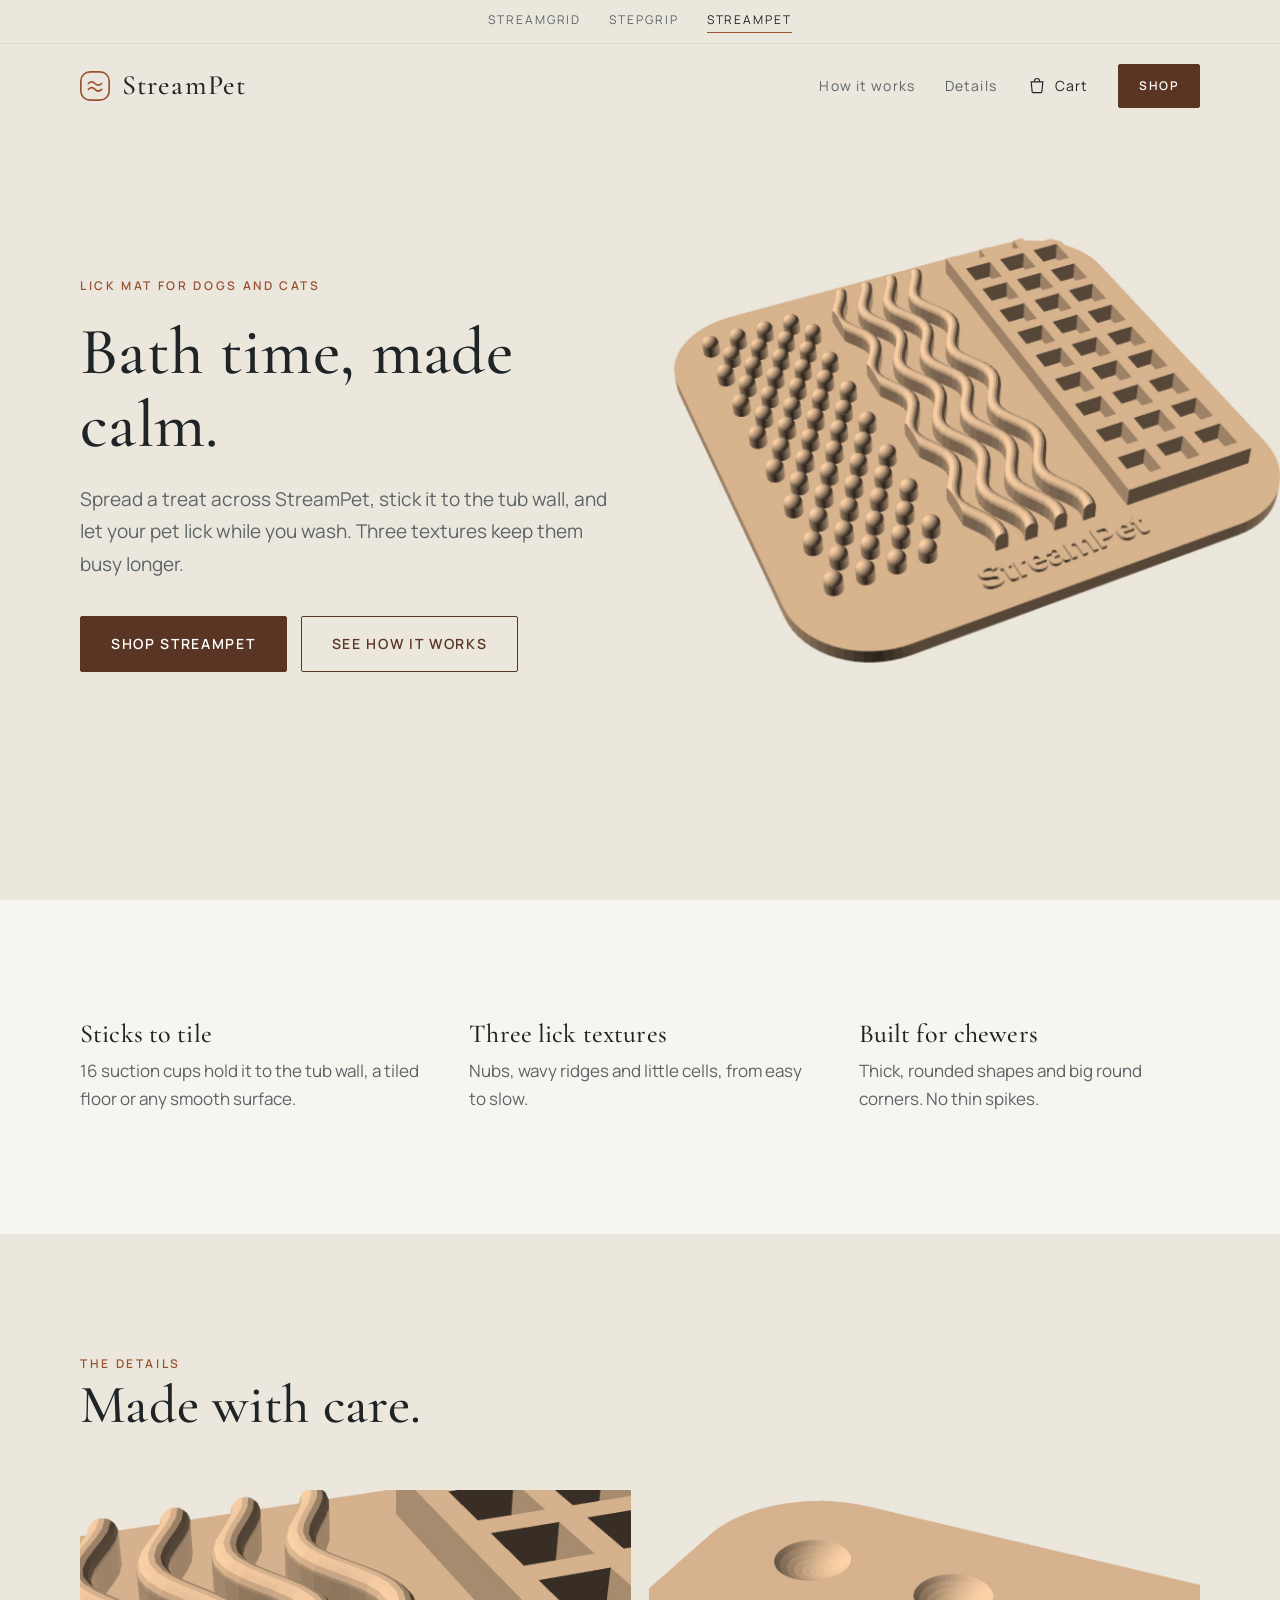
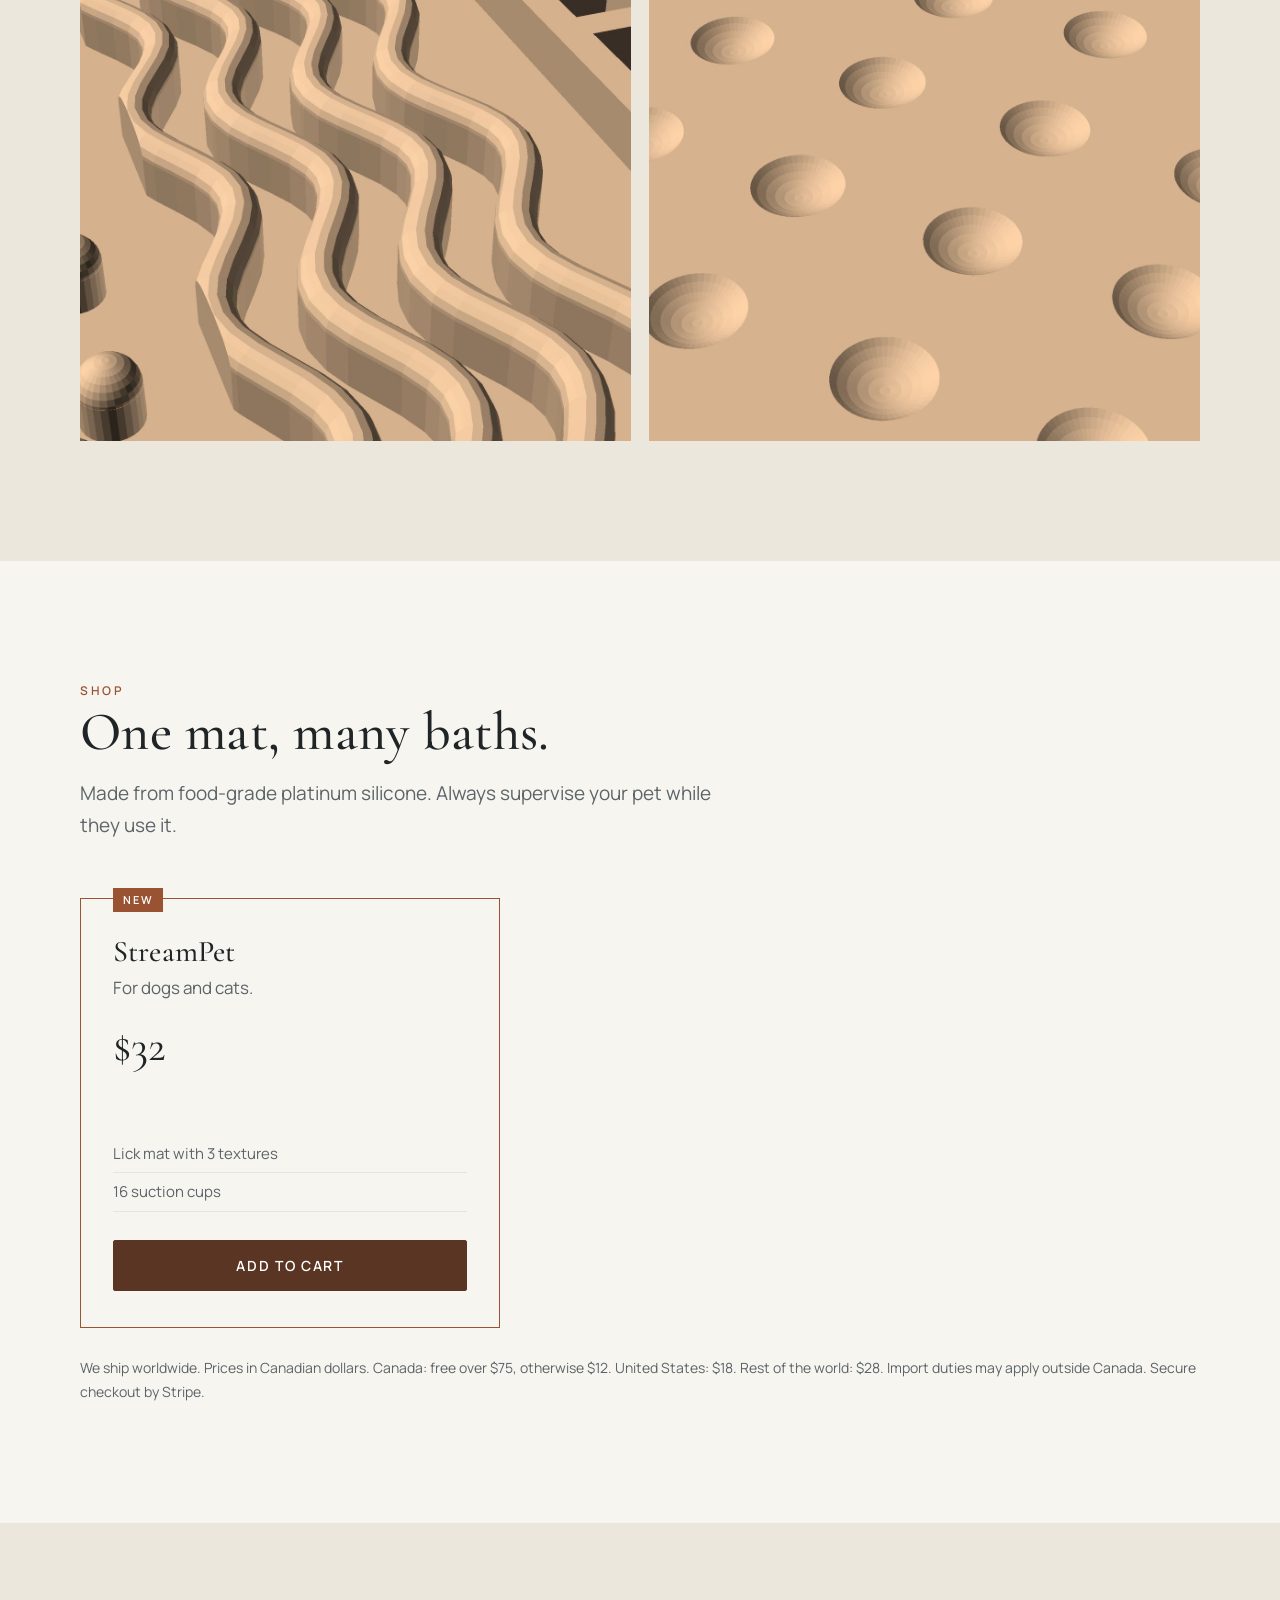
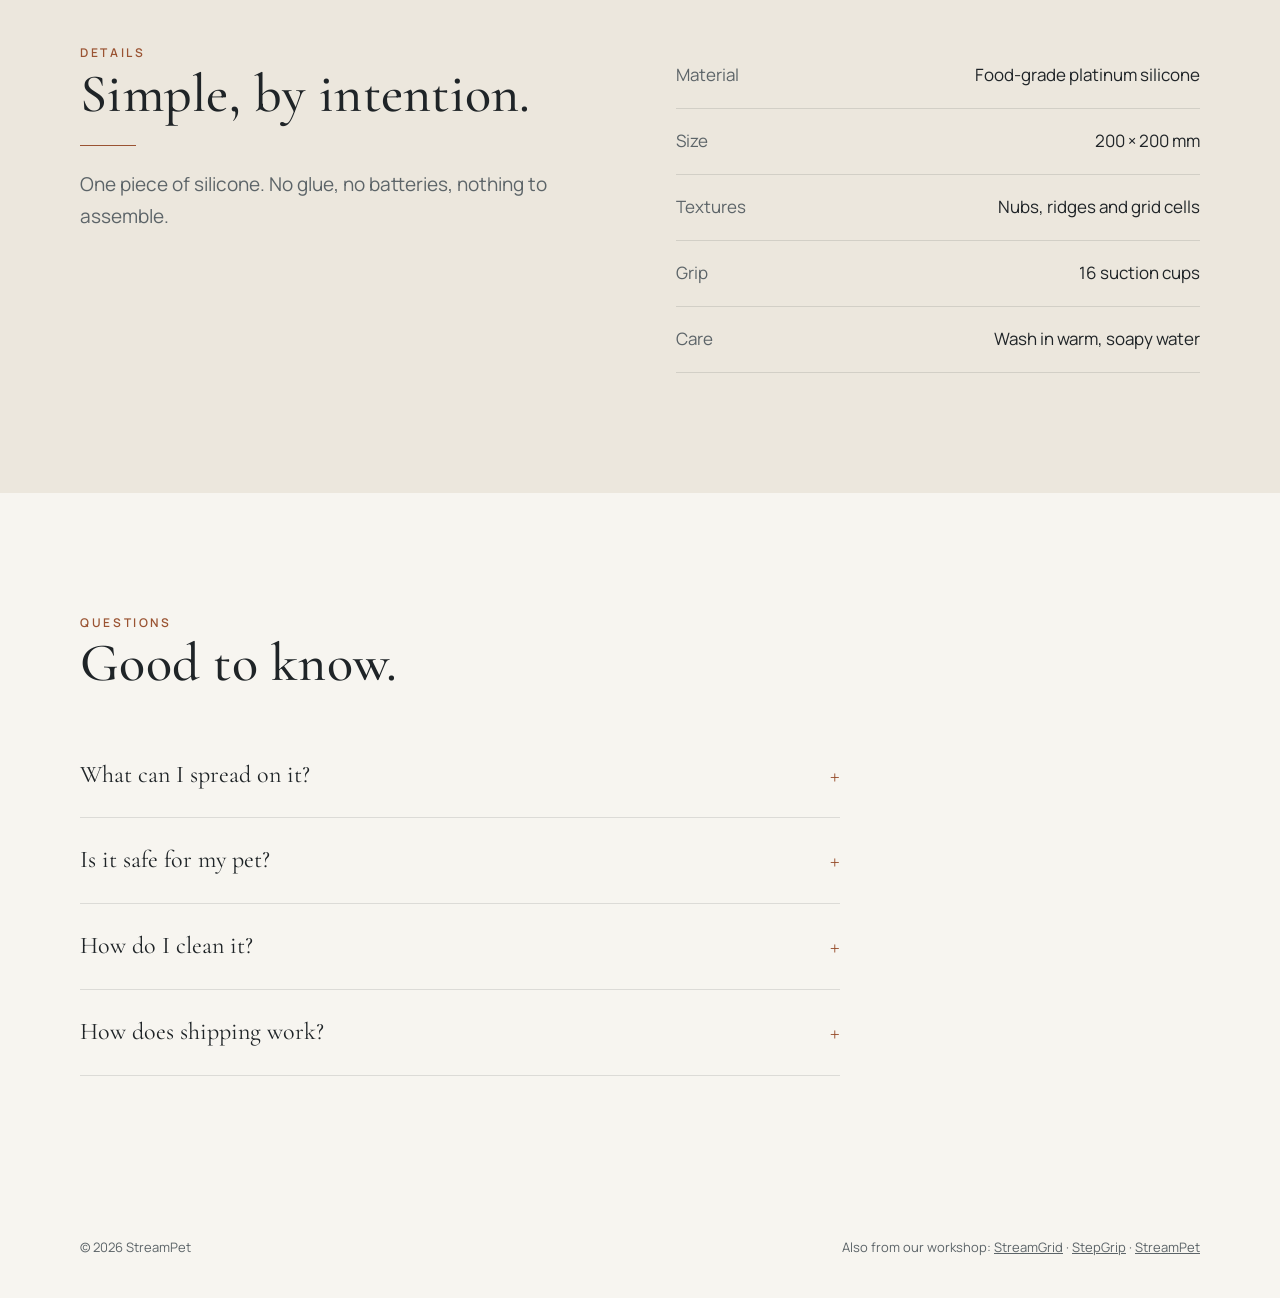
<file: streampet.html>
<!doctype html>
<html lang="en">
<head>
<meta charset="utf-8">
<meta name="viewport" content="width=device-width, initial-scale=1">
<title>StreamPet — Bath time, made calm</title>
<meta name="description" content="StreamPet is a food-grade silicone lick mat for dogs and cats that sticks to the tub wall with suction cups.">
<link rel="icon" href="assets/favicon.svg" type="image/svg+xml">
<link rel="preconnect" href="https://fonts.googleapis.com">
<link rel="preconnect" href="https://fonts.gstatic.com" crossorigin>
<link href="https://fonts.googleapis.com/css2?family=Cormorant+Garamond:wght@400;500;600&family=Manrope:wght@400;500;600&display=swap" rel="stylesheet">
<link rel="stylesheet" href="assets/site.css">
<style>
  :root { --brass: #9A5332; --brass-lt: #D9A88C; --deep: #5A3524; }
  .set .price small { font-family: var(--sans); font-size: 14px; color: var(--slate); }
  .gallery.two figure:nth-child(n) { grid-column: span 3; grid-row: auto; }
  .back-link { font-size: 13px; color: var(--slate); }
</style>
</head>
<body>

<header>
  <nav class="brandbar" aria-label="Our products"><a href="index.html">StreamGrid</a><a href="stepgrip.html">StepGrip</a><a href="streampet.html" aria-current="page">StreamPet</a></nav>
  <div class="wrap">
    <a class="logo" href="streampet.html" aria-label="StreamPet home">
      <svg viewBox="0 0 72 72" aria-hidden="true"><g fill="none" stroke="#9A5332" stroke-width="4" stroke-linecap="round"><rect x="2" y="2" width="68" height="68" rx="22"/><path d="M20 30q8-8 16 0t16 0"/><path d="M20 44q8-8 16 0t16 0"/></g></svg>
      <span>StreamPet</span>
    </a>
    <nav>
      <a href="#how">How it works</a>
      <a href="#details">Details</a>
      <button class="cart-btn" data-open-cart aria-label="Open cart"><svg viewBox="0 0 24 24" fill="none" stroke="currentColor" stroke-width="1.4" aria-hidden="true"><path d="M5 7h14l-1.2 12.2a1 1 0 0 1-1 .8H7.2a1 1 0 0 1-1-.8L5 7Z"/><path d="M9 7V6a3 3 0 0 1 6 0v1"/></svg><span class="label">Cart</span><span class="count" data-cart-count hidden>0</span></button>
      <a class="btn" href="#shop">Shop</a>
    </nav>
  </div>
</header>

<main id="top">
  <section class="hero">
    <div class="wrap">
      <div class="hero-text">
        <p class="eyebrow fade d1">Lick mat for dogs and cats</p>
        <h1 class="fade d2">Bath time, made calm.</h1>
        <p class="lead fade d3">Spread a treat across StreamPet, stick it to the tub wall, and let your pet lick while you wash. Three textures keep them busy longer.</p>
        <div class="actions fade d4">
          <a class="btn" href="#shop">Shop StreamPet</a>
          <a class="btn ghost" href="#how">See how it works</a>
        </div>
      </div>
      <div class="hero-img"><img src="assets/img/streampet-hero.jpg" alt="StreamPet silicone lick mat" width="1310" height="819" fetchpriority="high"></div>
    </div>
  </section>

  <section id="how">
    <div class="wrap intro">
      <div class="reveal"><h3>Sticks to tile</h3><p>16 suction cups hold it to the tub wall, a tiled floor or any smooth surface.</p></div>
      <div class="reveal"><h3>Three lick textures</h3><p>Nubs, wavy ridges and little cells, from easy to slow.</p></div>
      <div class="reveal"><h3>Built for chewers</h3><p>Thick, rounded shapes and big round corners. No thin spikes.</p></div>
    </div>
  </section>

  <section class="alt">
    <div class="wrap">
      <p class="eyebrow reveal">The details</p>
      <h2 class="reveal">Made with care.</h2>
      <div class="gallery two">
        <figure class="reveal"><img src="assets/img/streampet-detail.jpg" alt="Close-up of StreamPet lick textures" loading="lazy" width="1200" height="1200"><figcaption>Wavy ridges and grid cells hold more treat.</figcaption></figure>
        <figure class="reveal"><img src="assets/img/streampet-back.jpg" alt="Suction cups on the back of StreamPet" loading="lazy" width="1200" height="1200"><figcaption>16 suction cups on the back.</figcaption></figure>
      </div>
    </div>
  </section>

  <!-- SHOP — to change a price, change it in config.php AND assets/shop.js -->
  <section id="shop">
    <div class="wrap">
      <p class="eyebrow reveal">Shop</p>
      <h2 class="reveal">One mat, many baths.</h2>
      <p class="lead reveal" style="margin-top:16px">Made from food-grade platinum silicone. Always supervise your pet while they use it.</p>
      <div class="sets one">
        <div class="set featured reveal">
          <span class="tag">New</span>
          <h3>StreamPet</h3><p class="what">For dogs and cats.</p>
          <div class="price">$32</div><div class="save">&nbsp;</div>
          <ul><li>Lick mat with 3 textures</li><li>16 suction cups</li></ul>
          <button class="btn" data-add="streampet">Add to cart</button>
        </div>
      </div>
      <p class="ship-note reveal">We ship worldwide. Prices in Canadian dollars. Canada: free over $75, otherwise $12. United States: $18. Rest of the world: $28. Import duties may apply outside Canada. Secure checkout by Stripe.</p>
    </div>
  </section>

  <section class="alt" id="details">
    <div class="wrap details">
      <div class="reveal">
        <p class="eyebrow">Details</p>
        <h2>Simple, by intention.</h2>
        <div class="rule"></div>
        <p class="lead">One piece of silicone. No glue, no batteries, nothing to assemble.</p>
      </div>
      <ul class="specs reveal">
        <li><span>Material</span><span>Food-grade platinum silicone</span></li>
        <li><span>Size</span><span>200 × 200 mm</span></li>
        <li><span>Textures</span><span>Nubs, ridges and grid cells</span></li>
        <li><span>Grip</span><span>16 suction cups</span></li>
        <li><span>Care</span><span>Wash in warm, soapy water</span></li>
      </ul>
    </div>
  </section>

  <section>
    <div class="wrap">
      <p class="eyebrow reveal">Questions</p>
      <h2 class="reveal">Good to know.</h2>
      <div class="faq">
        <details class="reveal"><summary>What can I spread on it?</summary><p>Plain yogurt, wet food or peanut butter. Choose peanut butter without xylitol, which is toxic to dogs.</p></details>
        <details class="reveal"><summary>Is it safe for my pet?</summary><p>It is made from food-grade silicone, with thick, rounded shapes and no thin spikes. Always supervise your pet, and take it away if they start chewing it.</p></details>
        <details class="reveal"><summary>How do I clean it?</summary><p>Rinse it right after use, then wash it in warm, soapy water. A small brush gets into the cells.</p></details>
        <details class="reveal"><summary>How does shipping work?</summary><p>We ship worldwide. In Canada, orders over $75 ship free; otherwise it is $12. Shipping is $18 to the United States and $28 to the rest of the world. Choose your country in the cart.</p></details>
      </div>
    </div>
  </section>
</main>

<footer>
  <div class="wrap">
    <span>© 2026 StreamPet</span>
    <span class="back-link">Also from our workshop: <a href="index.html">StreamGrid</a> · <a href="stepgrip.html">StepGrip</a> · <a href="streampet.html">StreamPet</a></span>
  </div>
</footer>

<!-- CART -->
<div id="cart" aria-hidden="true">
  <div class="shade" data-close-cart></div>
  <aside class="panel" role="dialog" aria-label="Your cart">
    <div class="panel-head"><h3>Your cart</h3><button class="close" data-close-cart aria-label="Close cart">×</button></div>
    <div id="cart-lines"></div>
    <label class="zone">Ship to
      <select id="cart-zone">
        <option value="CA">Canada</option>
        <option value="US">United States</option>
        <option value="WORLD">Rest of the world</option>
      </select>
    </label>
    <div class="totals">
      <div><span>Subtotal</span><span id="cart-sub">$0.00</span></div>
      <div><span>Shipping</span><span id="cart-ship">—</span></div>
      <div class="grand"><span id="cart-total-label">Total</span><span id="cart-total">$0.00</span></div>
    </div>
    <p id="cart-note"></p>
    <button class="btn" id="checkout-btn" disabled>Checkout</button>
    <p id="cart-error" role="alert"></p>
    <p class="secure">Secure payment by Stripe. Any taxes are shown at checkout.</p>
  </aside>
</div>

<script src="assets/shop.js"></script>
<script>
  // Fades each section in gently as you scroll to it.
  const io = new IntersectionObserver((entries) => {
    entries.forEach(e => { if (e.isIntersecting) { e.target.classList.add('on'); io.unobserve(e.target); } });
  }, { threshold: 0.12 });
  document.querySelectorAll('.reveal').forEach(el => io.observe(el));
</script>
</body>
</html>
</file>
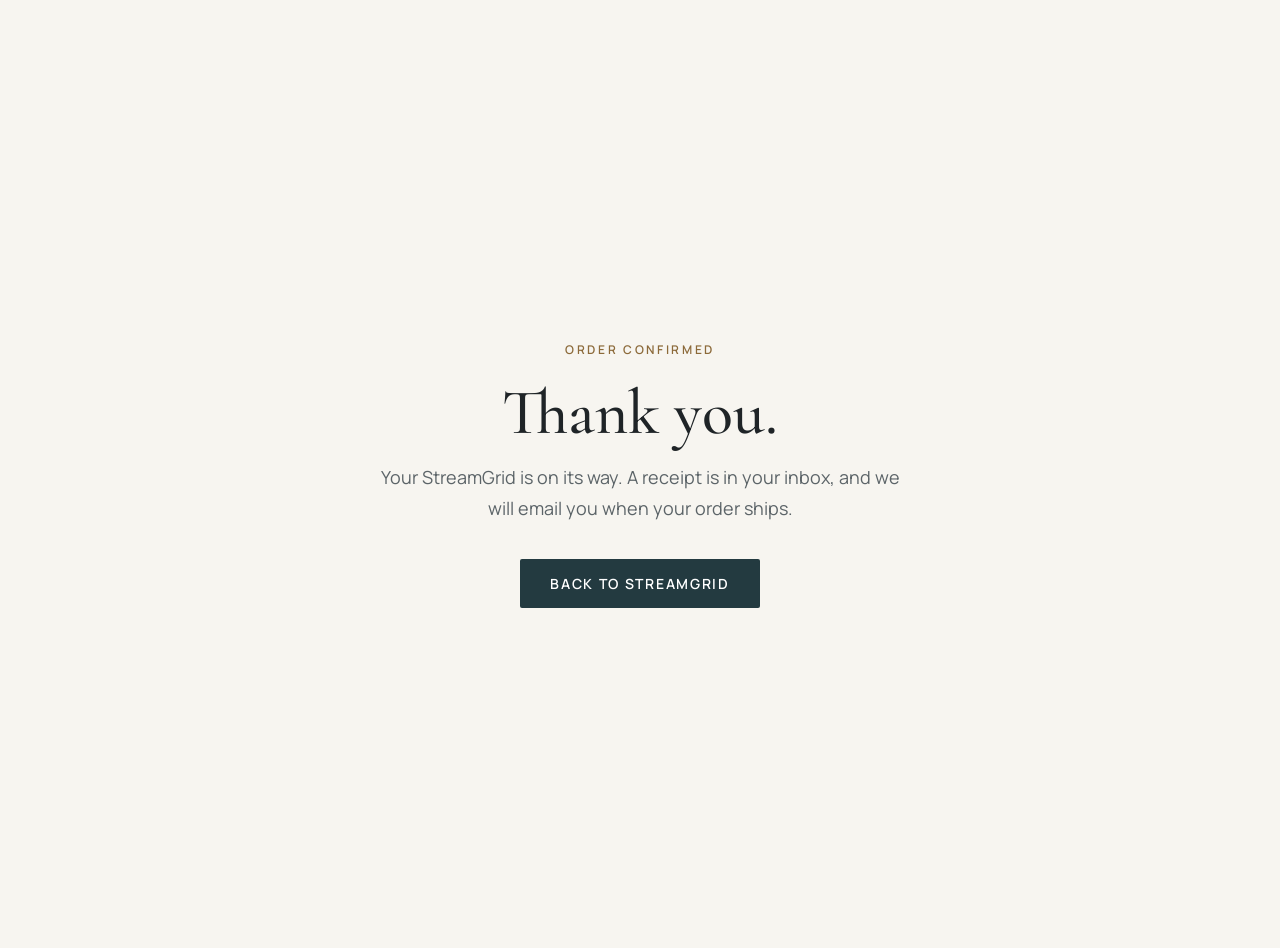
<file: success.html>
<!doctype html>
<html lang="en">
<head>
<meta charset="utf-8">
<meta name="viewport" content="width=device-width, initial-scale=1">
<title>Order confirmed — StreamGrid</title>
<link rel="icon" href="assets/favicon.svg" type="image/svg+xml">
<link href="https://fonts.googleapis.com/css2?family=Cormorant+Garamond:wght@500&family=Manrope:wght@400;600&display=swap" rel="stylesheet">
<style>
  body { margin: 0; min-height: 100vh; display: grid; place-items: center; background: #F7F5F0; color: #1F2427; font-family: 'Manrope', system-ui, sans-serif; text-align: center; padding: 24px; }
  h1 { font-family: 'Cormorant Garamond', Garamond, serif; font-weight: 500; font-size: clamp(40px, 6vw, 64px); margin: 18px 0 14px; line-height: 1.1; }
  p { color: #5C6468; font-size: 18px; line-height: 1.7; max-width: 30em; margin: 0 auto; }
  .eyebrow { font-size: 12px; letter-spacing: .22em; text-transform: uppercase; color: #8C6A3A; font-weight: 600; }
  a { display: inline-block; margin-top: 36px; padding: 15px 30px; background: #233A40; color: #fff; text-decoration: none; font-size: 14px; letter-spacing: .12em; text-transform: uppercase; font-weight: 600; border-radius: 2px; }
  @media (prefers-reduced-motion: no-preference) { main { animation: f 1.6s ease both; } @keyframes f { from { opacity: 0; transform: translateY(12px); } } }
</style>
</head>
<body>
<main>
  <p class="eyebrow">Order confirmed</p>
  <h1>Thank you.</h1>
  <p>Your StreamGrid is on its way. A receipt is in your inbox, and we will email you when your order ships.</p>
  <a href="index.html">Back to StreamGrid</a>
</main>
<script>try { localStorage.removeItem('sg_cart'); } catch (e) {}</script>
</body>
</html>
</file>
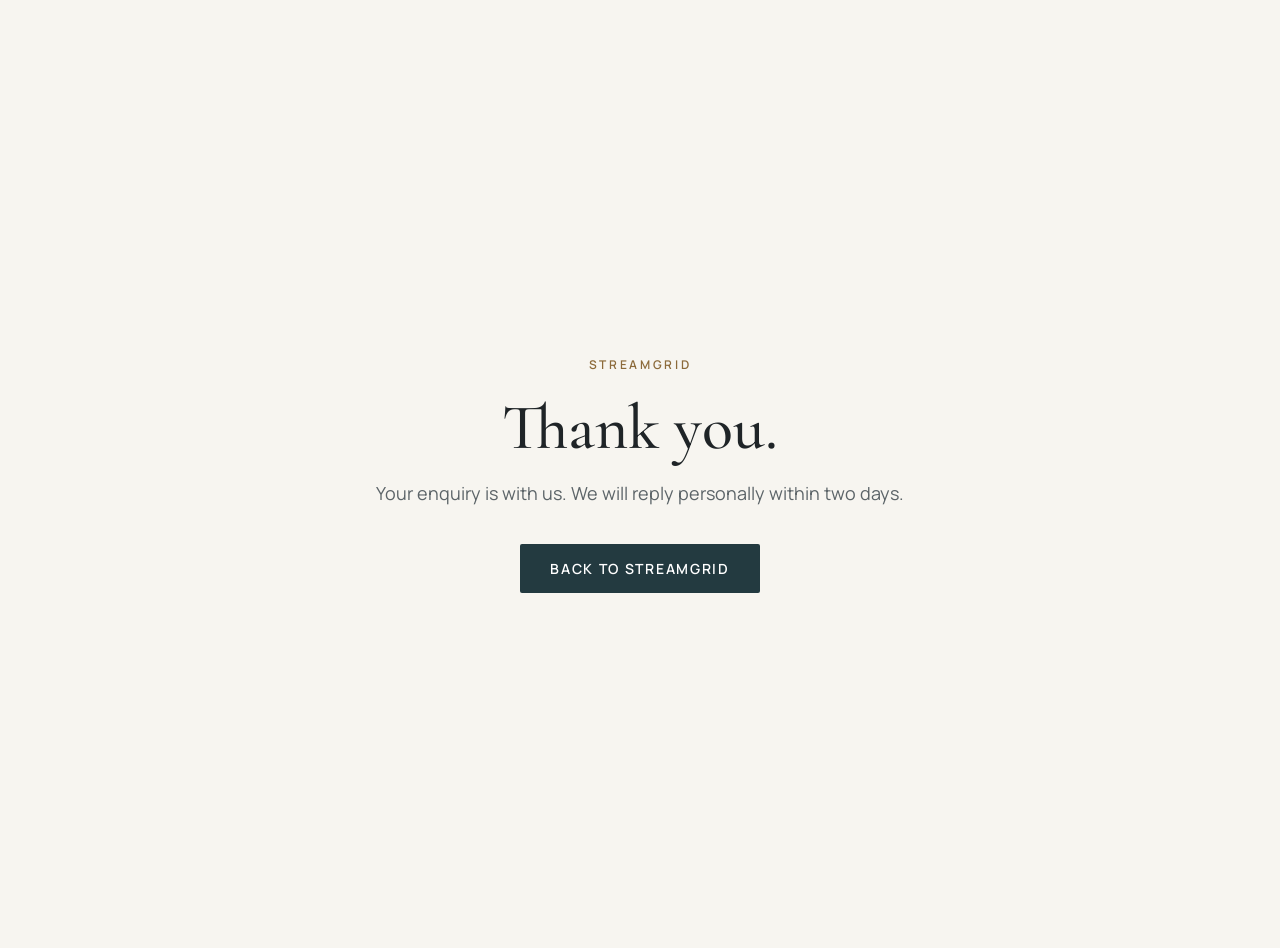
<file: thank-you.html>
<!doctype html>
<html lang="en">
<head>
<meta charset="utf-8">
<meta name="viewport" content="width=device-width, initial-scale=1">
<title>Thank you — StreamGrid</title>
<link rel="icon" href="assets/favicon.svg" type="image/svg+xml">
<link href="https://fonts.googleapis.com/css2?family=Cormorant+Garamond:wght@500&family=Manrope:wght@400;600&display=swap" rel="stylesheet">
<style>
  body { margin: 0; min-height: 100vh; display: grid; place-items: center; background: #F7F5F0; color: #1F2427; font-family: 'Manrope', system-ui, sans-serif; text-align: center; padding: 24px; }
  h1 { font-family: 'Cormorant Garamond', Garamond, serif; font-weight: 500; font-size: clamp(40px, 6vw, 64px); margin: 18px 0 14px; line-height: 1.1; }
  p { color: #5C6468; font-size: 18px; line-height: 1.7; max-width: 30em; margin: 0 auto; }
  .eyebrow { font-size: 12px; letter-spacing: .22em; text-transform: uppercase; color: #8C6A3A; font-weight: 600; }
  a { display: inline-block; margin-top: 36px; padding: 15px 30px; background: #233A40; color: #fff; text-decoration: none; font-size: 14px; letter-spacing: .12em; text-transform: uppercase; font-weight: 600; border-radius: 2px; }
  @media (prefers-reduced-motion: no-preference) { main { animation: f 1.6s ease both; } @keyframes f { from { opacity: 0; transform: translateY(12px); } } }
</style>
</head>
<body>
<main>
  <p class="eyebrow">StreamGrid</p>
  <h1>Thank you.</h1>
  <p>Your enquiry is with us. We will reply personally within two days.</p>
  <a href="index.html">Back to StreamGrid</a>
</main>
</body>
</html>
</file>
<file: assets/site.css>
/* ============ YOUR COLOURS — change them here only ============ */
:root {
  --porcelain: #F7F5F0;   /* main background */
  --linen:     #ECE7DD;   /* second background */
  --graphite:  #1F2427;   /* text */
  --slate:     #5C6468;   /* quiet text */
  --deep:      #233A40;   /* buttons */
  --brass:     #8C6A3A;   /* small labels and lines */
  --brass-lt:  #B08D57;   /* lines on dark backgrounds */
  --serif: 'Cormorant Garamond', Garamond, 'Times New Roman', serif;
  --sans:  'Manrope', system-ui, -apple-system, 'Segoe UI', sans-serif;
}
/* ============================================================== */
* { box-sizing: border-box; margin: 0; padding: 0; }
html { scroll-behavior: smooth; }
body { background: var(--porcelain); color: var(--graphite); font-family: var(--sans); font-size: 17px; line-height: 1.7; -webkit-font-smoothing: antialiased; }
img { max-width: 100%; display: block; }
a { color: inherit; }
.wrap { width: min(1120px, 100% - 48px); margin-inline: auto; }
.eyebrow { font-size: 12px; letter-spacing: .22em; text-transform: uppercase; color: var(--brass); font-weight: 600; }
h1, h2, h3 { font-family: var(--serif); font-weight: 500; line-height: 1.1; letter-spacing: .005em; }
h1 { font-size: clamp(42px, 5.2vw, 72px); }
h2 { font-size: clamp(34px, 4.4vw, 54px); }
h3 { font-size: 26px; }
.lead { font-size: 19px; color: var(--slate); max-width: 34em; }
.btn { display: inline-block; padding: 15px 30px; border-radius: 2px; background: var(--deep); color: #fff; text-decoration: none; font-size: 14px; letter-spacing: .12em; text-transform: uppercase; font-weight: 600; border: 1px solid var(--deep); transition: background .4s, color .4s; cursor: pointer; font-family: var(--sans); }
.btn:hover { background: transparent; color: var(--deep); }
.btn.ghost { background: transparent; color: var(--deep); }
.btn.ghost:hover { background: var(--deep); color: #fff; }
.rule { width: 56px; height: 1px; background: var(--brass); margin: 22px 0; }

/* ---------- header ---------- */
header { position: absolute; inset: 0 0 auto; z-index: 10; padding: 0 0 22px; }
.brandbar { display: flex; justify-content: center; gap: 28px; padding: 10px 16px; margin-bottom: 18px; border-bottom: 1px solid rgba(31,36,39,.08);
  font-size: 12px; letter-spacing: .16em; text-transform: uppercase; }
.brandbar a { color: var(--slate); text-decoration: none; padding-bottom: 2px; border-bottom: 1px solid transparent; transition: color .3s, border-color .3s; }
.brandbar a:hover { color: var(--graphite); }
.brandbar a[aria-current="page"] { color: var(--graphite); border-bottom-color: var(--brass); }
@media (max-width: 860px) { .brandbar { gap: 18px; font-size: 11px; letter-spacing: .12em; } }
header .wrap { display: flex; align-items: center; justify-content: space-between; gap: 24px; }
.logo { display: flex; align-items: center; gap: 12px; text-decoration: none; }
.logo svg { width: 30px; height: 30px; }
.logo span { font-family: var(--serif); font-size: 28px; font-weight: 500; letter-spacing: .04em; }
nav { display: flex; align-items: center; gap: 30px; font-size: 14px; letter-spacing: .08em; }
nav a { text-decoration: none; color: var(--slate); transition: color .3s; }
nav a:hover { color: var(--graphite); }
nav .btn { padding: 11px 20px; font-size: 12px; color: #fff; }
nav .btn:hover { color: var(--deep); }

/* ---------- hero: full screen, slow fade-in ---------- */
.hero { min-height: 100vh; min-height: 100svh; display: flex; align-items: center; background: var(--linen); overflow: hidden; }
.hero .wrap { display: grid; grid-template-columns: 1fr 1fr; gap: 32px; align-items: center; }
.hero-text { padding: 120px 0 72px; }
.hero-img img { width: 118%; max-width: none; height: auto; }
.hero h1 { margin: 18px 0 22px; }
.hero .actions { display: flex; flex-wrap: wrap; gap: 14px; margin-top: 36px; }
@media (prefers-reduced-motion: no-preference) {
  .fade { opacity: 0; transform: translateY(14px); animation: fadeUp 1.8s cubic-bezier(.2,.7,.2,1) forwards; }
  .d1 { animation-delay: .2s; } .d2 { animation-delay: .6s; } .d3 { animation-delay: 1s; } .d4 { animation-delay: 1.4s; }
  @keyframes fadeUp { to { opacity: 1; transform: none; } }
  .hero-img { opacity: 0; animation: imgIn 2.6s cubic-bezier(.2,.7,.2,1) .3s forwards; }
  @keyframes imgIn { from { opacity: 0; transform: translateX(24px) scale(1.02); } to { opacity: 1; transform: none; } }
}

/* ---------- sections ---------- */
section { padding: 120px 0; }
.alt { background: var(--linen); }
.intro { display: grid; grid-template-columns: repeat(3, 1fr); gap: 48px; }
.intro.four { grid-template-columns: repeat(4, 1fr); gap: 36px; }
.intro h3 { margin-bottom: 8px; }
.intro p { color: var(--slate); }
.steps { display: grid; grid-template-columns: repeat(3, 1fr); gap: 48px; margin-top: 56px; counter-reset: s; }
.step { border-top: 1px solid rgba(31,36,39,.15); padding-top: 26px; }
.step::before { counter-increment: s; content: "0" counter(s); font-family: var(--serif); font-size: 22px; color: var(--brass); display: block; margin-bottom: 10px; }
.step p { color: var(--slate); margin-top: 8px; }

/* ---------- gallery: hover zoom + elegant fades ---------- */
.gallery { display: grid; grid-template-columns: repeat(6, 1fr); gap: 18px; margin-top: 56px; }
.gallery figure { overflow: hidden; background: var(--linen); position: relative; }
.gallery figure:nth-child(1) { grid-column: span 4; grid-row: span 2; }
.gallery figure:nth-child(n+2) { grid-column: span 2; }
.gallery figure:nth-child(4), .gallery figure:nth-child(5) { grid-column: span 3; }
.gallery img { width: 100%; height: 100%; object-fit: cover; aspect-ratio: 1; transition: transform 1.6s cubic-bezier(.2,.7,.2,1); }
.gallery figure:hover img { transform: scale(1.06); }
.gallery figcaption { position: absolute; inset: auto 0 0; padding: 18px 20px; font-size: 13px; letter-spacing: .06em; color: var(--graphite);
  background: linear-gradient(to top, rgba(247,245,240,.94), rgba(247,245,240,0)); opacity: 0; transform: translateY(8px); transition: opacity .8s, transform .8s; }
.gallery figure:hover figcaption, .gallery figure:focus-within figcaption { opacity: 1; transform: none; }
@media (hover: none) { .gallery figcaption { opacity: 1; transform: none; } }
.reveal { opacity: 0; transform: translateY(24px); transition: opacity 1.4s ease, transform 1.4s cubic-bezier(.2,.7,.2,1); }
.reveal.on { opacity: 1; transform: none; }
@media (prefers-reduced-motion: reduce) { .reveal { opacity: 1; transform: none; transition: none; } }

/* ---------- details ---------- */
.details { display: grid; grid-template-columns: 1fr 1fr; gap: 72px; align-items: start; }
.specs { list-style: none; }
.specs li { display: flex; justify-content: space-between; gap: 24px; padding: 18px 0; border-bottom: 1px solid rgba(31,36,39,.12); }
.specs li span:first-child { color: var(--slate); }
.specs li span:last-child { text-align: right; }

/* ---------- about ---------- */
.about { display: grid; grid-template-columns: 5fr 7fr; gap: 72px; align-items: center; }
.about p + p { margin-top: 18px; }
.about blockquote { font-family: var(--serif); font-size: 30px; line-height: 1.3; border-left: 1px solid var(--brass); padding-left: 28px; }

/* ---------- faq ---------- */
.faq { max-width: 760px; margin-top: 40px; }
.faq details { border-bottom: 1px solid rgba(31,36,39,.12); padding: 22px 0; }
.faq summary { cursor: pointer; list-style: none; font-family: var(--serif); font-size: 24px; display: flex; justify-content: space-between; gap: 16px; }
.faq summary::-webkit-details-marker { display: none; }
.faq summary::after { content: "+"; color: var(--brass); transition: transform .4s; }
.faq details[open] summary::after { transform: rotate(45deg); }
.faq details p { color: var(--slate); margin-top: 12px; max-width: 40em; }

/* ---------- enquiry ---------- */
.enquire { background: var(--deep); color: var(--porcelain); }
.enquire .eyebrow { color: var(--brass-lt); }
.enquire .lead { color: rgba(247,245,240,.78); }
.enquire .grid { display: grid; grid-template-columns: 5fr 6fr; gap: 72px; }
form { display: grid; gap: 18px; }
label { font-size: 12px; letter-spacing: .16em; text-transform: uppercase; color: rgba(247,245,240,.78); }
input, textarea { width: 100%; margin-top: 8px; padding: 14px 0; background: transparent; border: 0; border-bottom: 1px solid rgba(247,245,240,.35);
  color: var(--porcelain); font: inherit; outline: none; transition: border-color .3s; }
input:focus, textarea:focus { border-color: var(--brass-lt); }
textarea { min-height: 110px; resize: vertical; }
.enquire .btn { background: var(--porcelain); color: var(--deep); border-color: var(--porcelain); justify-self: start; margin-top: 10px; }
.enquire .btn:hover { background: transparent; color: var(--porcelain); }
.hp { position: absolute; left: -9999px; }
.small { font-size: 14px; color: rgba(247,245,240,.7); margin-top: 22px; }
.small a { color: var(--porcelain); }

footer { padding: 40px 0; font-size: 13px; color: var(--slate); }
footer .wrap { display: flex; justify-content: space-between; gap: 16px; flex-wrap: wrap; }

/* ---------- shop ---------- */
.sets { display: grid; grid-template-columns: repeat(3, 1fr); gap: 24px; margin-top: 56px; }
.set { background: var(--porcelain); border: 1px solid rgba(31,36,39,.1); padding: 36px 32px; display: flex; flex-direction: column; position: relative; }
.set.featured { border-color: var(--brass); }
.set .tag { position: absolute; top: -11px; left: 32px; background: var(--brass); color: #fff; font-size: 11px; letter-spacing: .16em; text-transform: uppercase; padding: 3px 10px; font-weight: 600; }
.set h3 { font-size: 30px; }
.set .what { color: var(--slate); margin: 6px 0 22px; }
.set .price { font-family: var(--serif); font-size: 44px; line-height: 1; }
.set .save { font-size: 13px; color: var(--brass); letter-spacing: .06em; margin-top: 8px; min-height: 2.8em; }
.set .price small { font-family: var(--sans); font-size: 14px; color: var(--slate); letter-spacing: .02em; }
.plan { display: grid; grid-template-columns: 1fr 1fr; border: 1px solid rgba(31,36,39,.18); margin-bottom: 22px; }
.plan label { position: relative; cursor: pointer; text-align: center; font-size: 12px; letter-spacing: .06em; padding: 10px 6px; color: var(--slate); transition: background .3s, color .3s; }
.plan input { position: absolute; opacity: 0; inset: 0; cursor: pointer; }
.plan label:has(input:checked) { background: var(--deep); color: #fff; }
.plan label:has(input:focus-visible) { outline: 2px solid var(--brass); outline-offset: -4px; }
.set ul { list-style: none; margin: 22px 0 28px; color: var(--slate); font-size: 15px; flex: 1; }
.set li { padding: 6px 0; border-bottom: 1px solid rgba(31,36,39,.08); }
.set .btn { text-align: center; }
.sets.two { grid-template-columns: 1fr 1fr; }
.sets.one { grid-template-columns: minmax(0, 420px); }
.addon { display: flex; justify-content: space-between; align-items: center; gap: 20px; margin-top: 24px; padding: 22px 32px; border: 1px solid rgba(31,36,39,.1); background: var(--porcelain); flex-wrap: wrap; }
.addon p { color: var(--slate); }
.addon + .addon { margin-top: 14px; }
.ship-note { margin-top: 28px; font-size: 14px; color: var(--slate); }

/* ---------- cart drawer ---------- */
.cart-btn { position: relative; background: none; border: 0; cursor: pointer; color: var(--graphite); font: inherit; font-size: 14px; letter-spacing: .08em; display: flex; align-items: center; gap: 8px; }
.cart-btn svg { width: 20px; height: 20px; }
.cart-btn .count { min-width: 18px; height: 18px; border-radius: 9px; background: var(--deep); color: #fff; font-size: 11px; display: inline-grid; place-items: center; padding: 0 5px; }
.cart-btn .count[hidden] { display: none; }
#cart { position: fixed; inset: 0; z-index: 50; visibility: hidden; }
#cart.open { visibility: visible; }
#cart .shade { position: absolute; inset: 0; background: rgba(31,36,39,.35); opacity: 0; transition: opacity .5s; }
#cart.open .shade { opacity: 1; }
#cart { overflow: hidden; }
#cart .panel { position: absolute; top: 0; right: 0; height: 100%; width: min(420px, 100%); background: var(--porcelain); padding: 32px; display: flex; flex-direction: column;
  transform: translateX(100%); transition: transform .6s cubic-bezier(.2,.7,.2,1); }
#cart.open .panel { transform: none; }
.panel-head { display: flex; justify-content: space-between; align-items: center; margin-bottom: 24px; }
.panel-head h3 { font-size: 32px; }
.close { background: none; border: 0; font-size: 28px; cursor: pointer; color: var(--slate); line-height: 1; }
#cart-lines { flex: 1; overflow-y: auto; }
.cart-line { display: flex; justify-content: space-between; align-items: center; gap: 16px; padding: 18px 0; border-bottom: 1px solid rgba(31,36,39,.1); }
.cart-line strong { display: block; font-weight: 500; }
.cart-line span { color: var(--slate); font-size: 14px; }
.qty { display: flex; align-items: center; gap: 12px; }
.qty button { width: 30px; height: 30px; border: 1px solid rgba(31,36,39,.2); background: none; cursor: pointer; font-size: 16px; color: var(--graphite); }
.qty span { min-width: 16px; text-align: center; color: var(--graphite); }
.cart-empty { color: var(--slate); padding: 24px 0; }
.totals { border-top: 1px solid rgba(31,36,39,.15); padding-top: 18px; margin-top: 12px; }
.totals div { display: flex; justify-content: space-between; padding: 4px 0; color: var(--slate); }
.totals .grand { color: var(--graphite); font-size: 20px; padding-top: 10px; }
#cart .zone { display: flex; justify-content: space-between; align-items: center; gap: 12px; margin-top: 14px; font-size: 12px; letter-spacing: .16em; text-transform: uppercase; color: var(--slate); }
#cart .zone select { font: inherit; font-size: 14px; letter-spacing: 0; text-transform: none; color: var(--graphite); background: transparent; border: 1px solid rgba(31,36,39,.2); padding: 8px 10px; }
#cart-note { font-size: 13px; color: var(--brass); margin-top: 8px; min-height: 1.3em; }
#checkout-btn { width: 100%; margin-top: 18px; }
#checkout-btn:disabled { opacity: .45; cursor: not-allowed; }
#cart-error { color: #9B2C2C; font-size: 14px; margin-top: 10px; min-height: 1.2em; }
.secure { font-size: 12px; color: var(--slate); text-align: center; margin-top: 10px; }

/* ---------- phones ---------- */
@media (max-width: 860px) {
  header .wrap > nav a:not(.btn) { display: none; }
  header .wrap > nav { gap: 16px; }
  .logo span { font-size: 24px; }
  nav .btn { padding: 10px 14px; }
  .hero .wrap { grid-template-columns: 1fr; gap: 8px; }
  .hero-text { padding: 120px 0 0; }
  .hero-img { padding-bottom: 40px; }
  .hero-img img { width: 100%; height: auto; }
  section { padding: 84px 0; }
  .intro, .intro.four, .steps, .details, .about, .enquire .grid { grid-template-columns: 1fr; gap: 40px; }
  .gallery { grid-template-columns: 1fr 1fr; }
  .sets, .sets.two, .sets.one { grid-template-columns: 1fr; }
  nav .cart-btn .label { display: none; }
  .gallery figure:nth-child(n) { grid-column: span 1; grid-row: auto; }
  .gallery figure:nth-child(1) { grid-column: span 2; }
}
</file>
